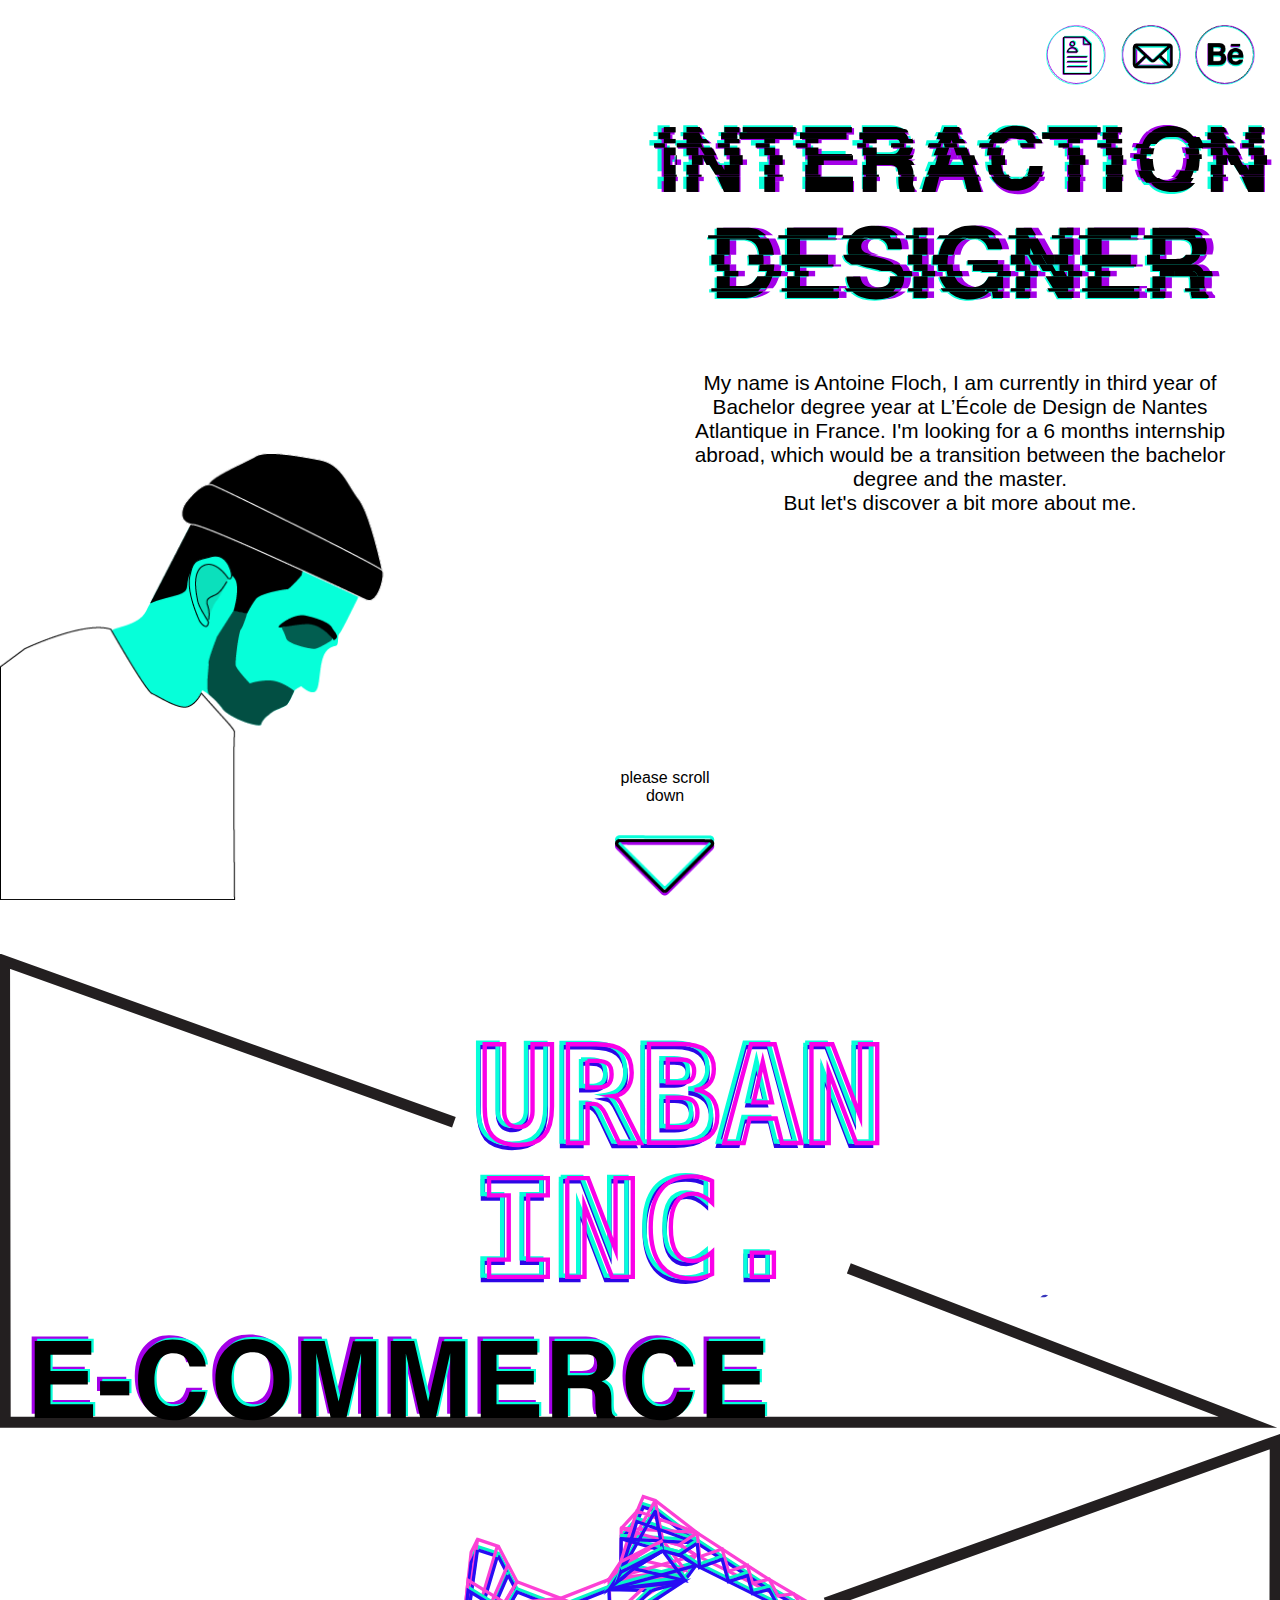
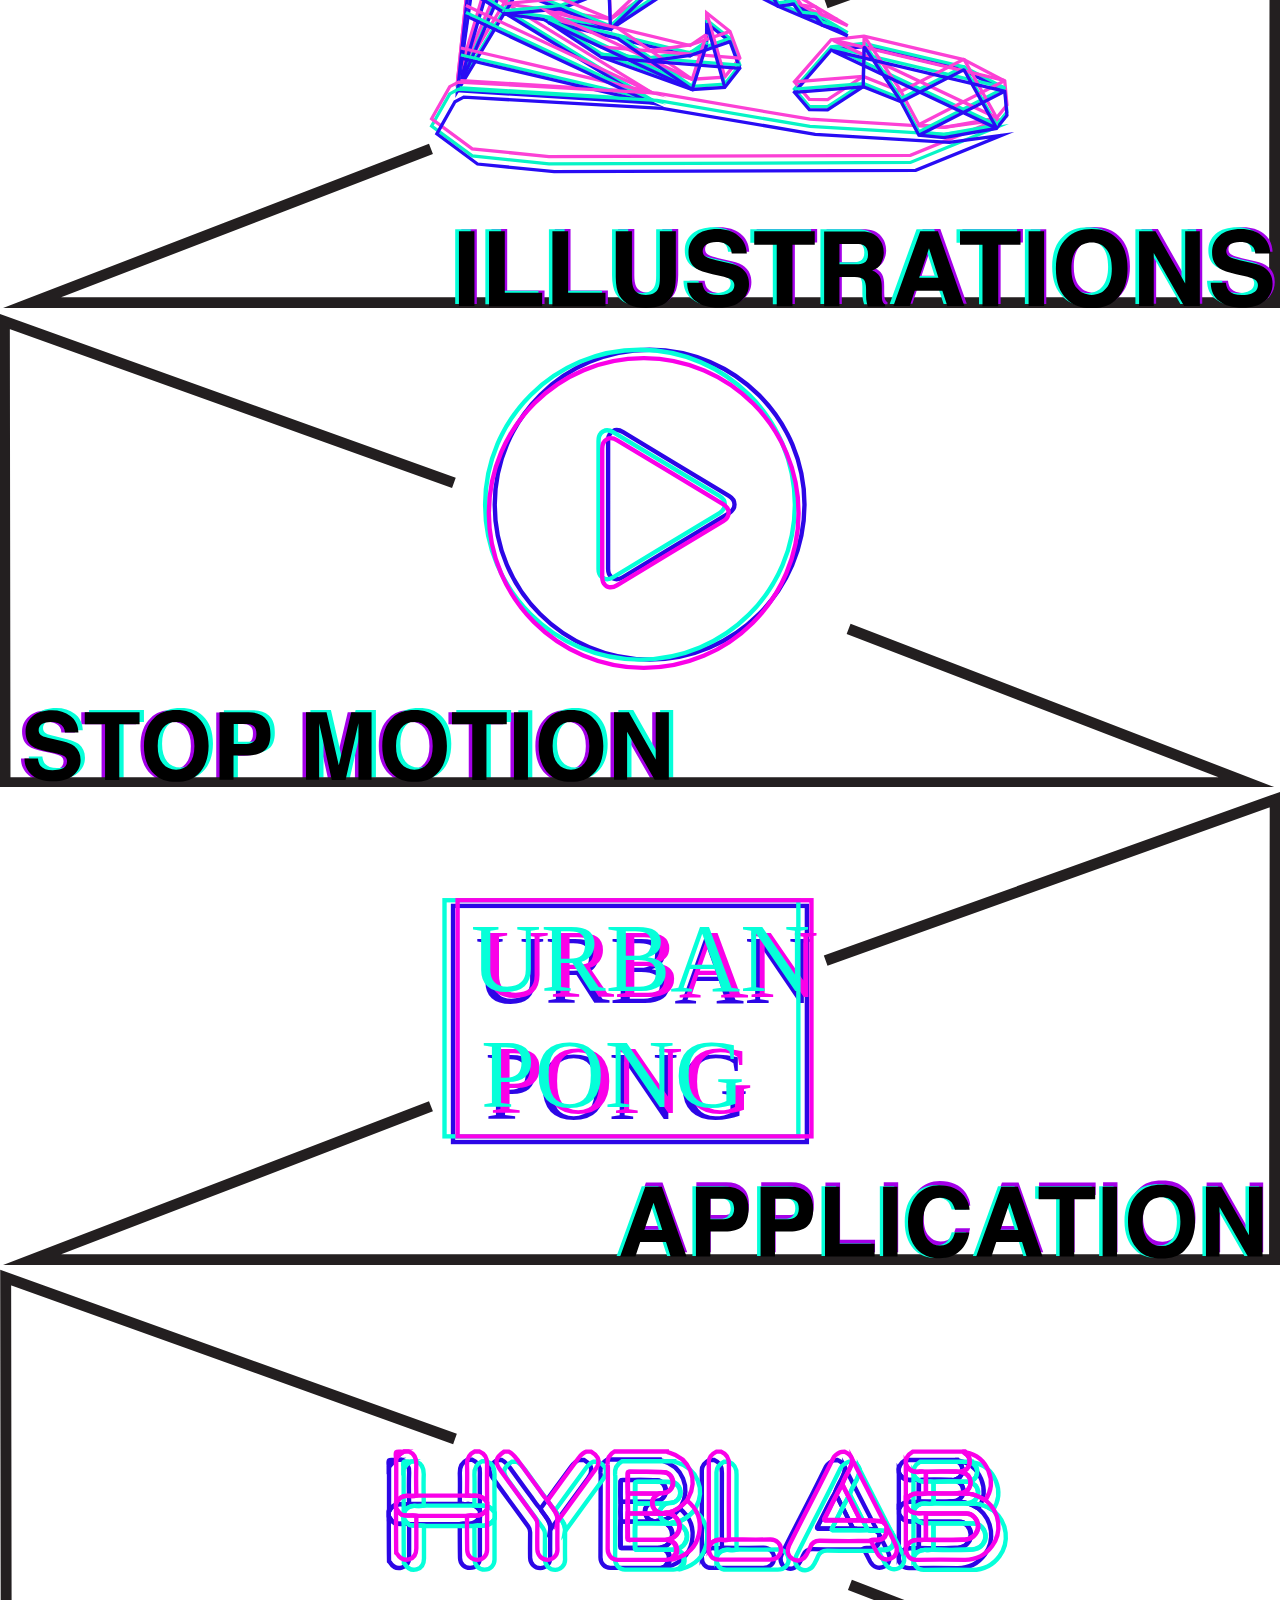
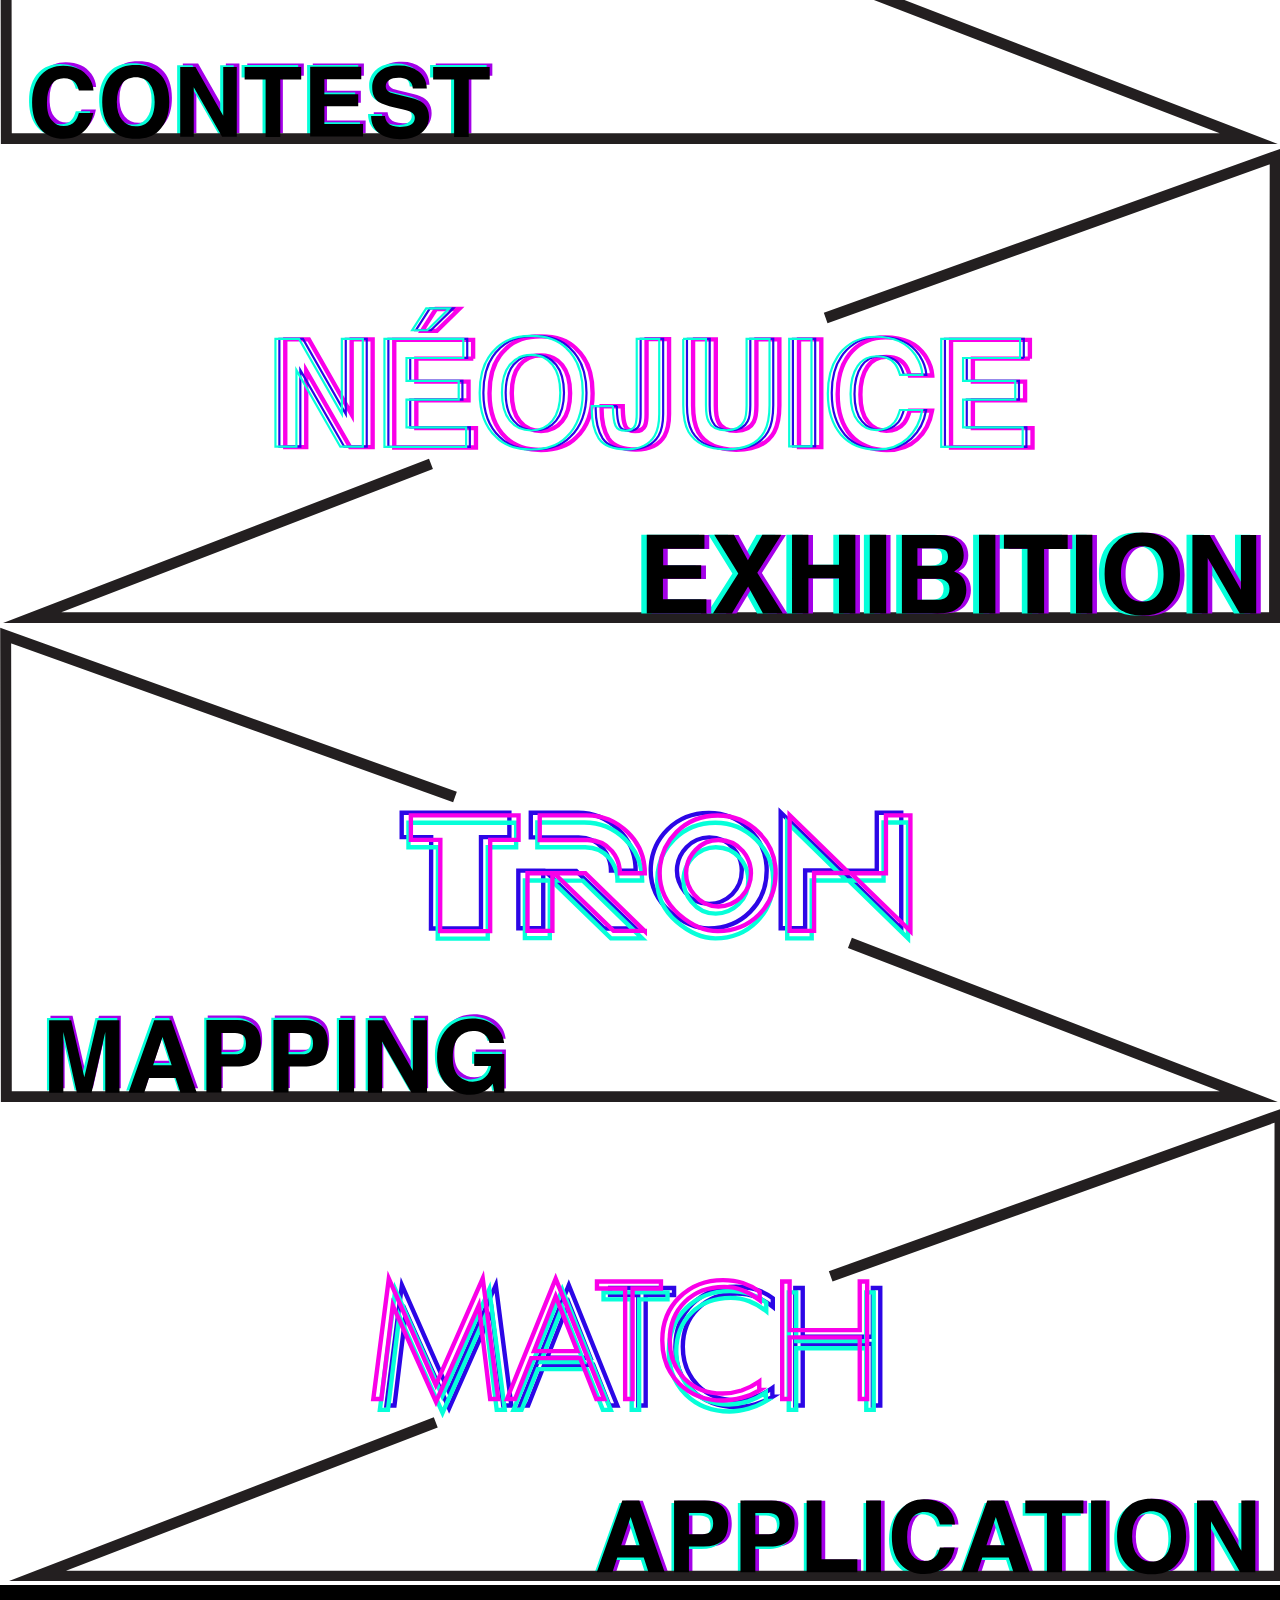
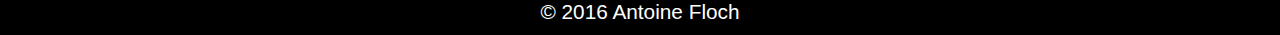
<file: index.html>
<!DOCTYPE html>
<html lang="fr">
<head>
	<meta charset="UTF-8">
	<meta name="viewport" content="width=device-width,initial-scale=1">
	<title>Antoine Floch Portfolio</title>
	<link rel="stylesheet" href="portfolio.css">
</head>

<body>

<container class="FirstPage">

<div class="presentation">

<img src="titre.svg">

<p>My name is Antoine Floch, I am currently in third year of Bachelor degree year at L’École de Design de Nantes Atlantique in France. I'm looking for a 6 months internship abroad, which would be a transition between the bachelor degree and the master.<br> But let's discover a bit more about me.</p>

</div>
<div class="boutons">
	<a href="mycv.pdf" target="_blank" ><img src="boutons/cv.png" ></a>
	<a href="mailto:antoinefloch@orange.fr"><img src="boutons/mail.png"></a>
	<a href="https://www.behance.net/antoineflo20fa"><img src="boutons/behance.png"></a>
</div>

<img class="moi" src="moi.png">

<div class="down">
<p>please scroll <br>down</p>
<img class="scroll" src="boutons/scroll.png">
</div>
</container>

<section class="secondpage">
   
    <div class="i i8">
    
      <a href="Inc/inc.html"><img src="baniere8.svg">
</div>


   <div class="i i1">
   <a href="project/project.html"><img src="baniere.svg"></div>
   



   <div class="i i2">
   	
    <a href="stop-motion/stopmo.html"><img src="baniere2.svg"></a>
</div>

 

   <div class="i i3">
   	
      <a href="urban/urban.html"><img src="baniere3.svg"></a>
</div>
  <div class="i i4">
   	
   <a href="hyblab/hyblab.html">    <img src="baniere4.svg">
</div>
 <div class="i i5">
   	
   <a href="neojuice/neo.html">   <img src="baniere5.svg"> </a>
</div>

 <div class="i i6">
   	
   <a href="tron/tron.html">   <img src="baniere6.svg"> </a>
</div>

  <div class="i i7">
    
      <a href="Match/match.html"><img src="baniere7.svg"></a>
</div>

 

</section>
	


</div>

	
</body>

<footer>
	<p>© 2016  Antoine Floch </p>
</footer>
</html>
</file>
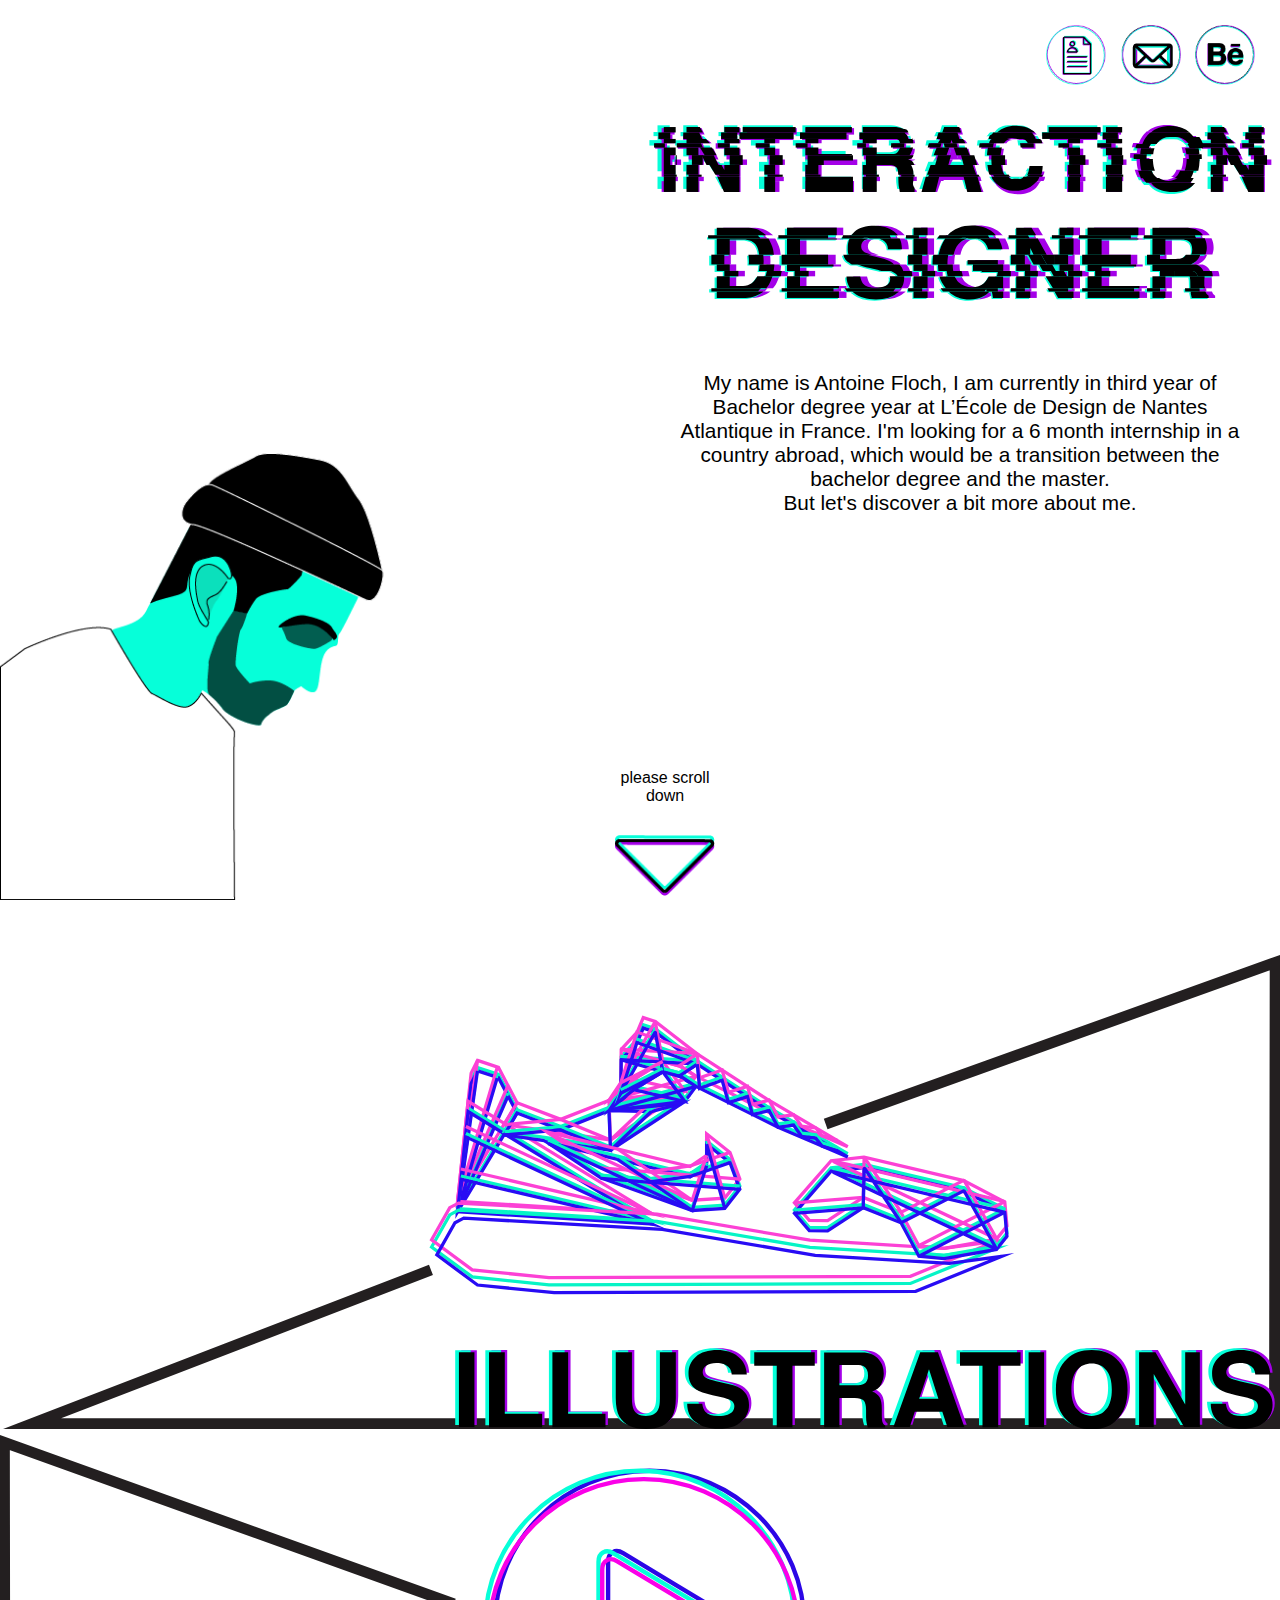
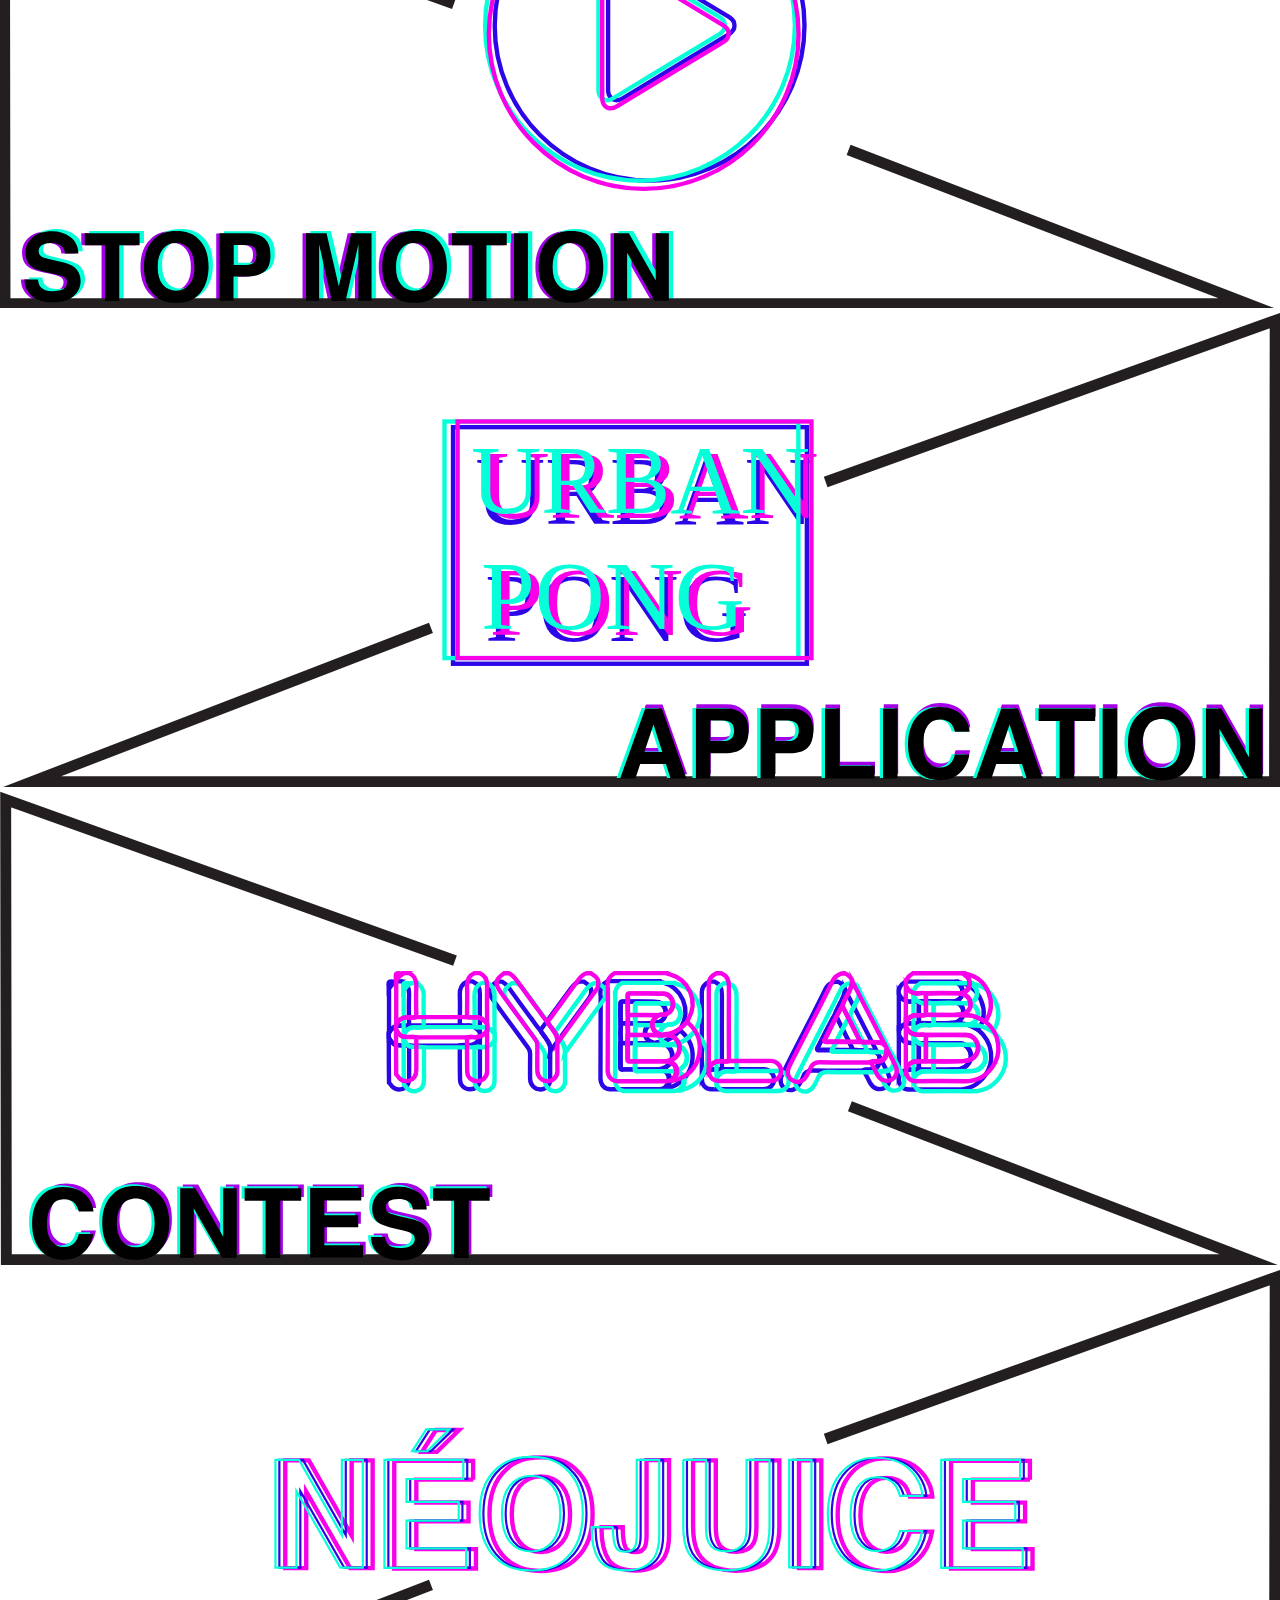
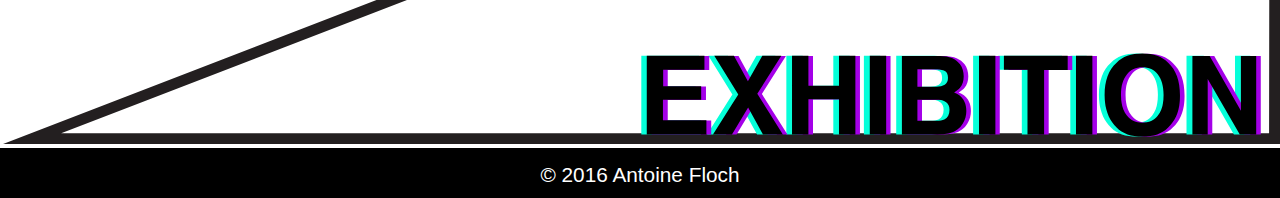
<file: portfolio.html>
<!DOCTYPE html>
<html lang="fr">
<head>
	<meta charset="UTF-8">
	<meta name="viewport" content="width=device-width,initial-scale=1">
	<title>Antoine Floch Portfolio</title>
	<link rel="stylesheet" href="portfolio.css">
</head>

<body>

<container class="FirstPage">

<div class="presentation">

<img src="titre.svg">

<p>My name is Antoine Floch, I am currently in third year of Bachelor degree year at L’École de Design de Nantes Atlantique in France. I'm looking for a 6 month internship in a country abroad, which would be a transition between the bachelor degree and the master.<br> But let's discover a bit more about me.</p>

</div>
<div class="boutons">
	<a href="CV.pdf" target="_blank" ><img src="boutons/cv.png" ></a>
	<a href="mailto:antoinefloch@orange.fr"><img src="boutons/mail.png"></a>
	<a href="https://www.behance.net/antoineflo20fa"><img src="boutons/behance.png"></a>
</div>

<img class="moi" src="moi.png">

<div class="down">
<p>please scroll <br>down</p>
<img class="scroll" src="boutons/scroll.png">
</div>
</container>

<section class="secondpage">
   <div class="i i1">
   <a href="project/project.html"><img src="baniere.svg"></div>
   
   <div class="i i2">
   	
    <a href="stop-motion/stopmo.html"><img src="baniere2.svg"></a>
</div>
   <div class="i i3">
   	
      <a href="urban/urban.html"><img src="baniere3.svg"></a>
</div>
  <div class="i i4">
   	
   <a href="hyblab/hyblab.html">    <img src="baniere4.svg">
</div>
 <div class="i i5">
   	
   <a href="neojuice/neo.html">   <img src="baniere5.svg"> </a>
</div>
</section>
	


</div>

	
</body>

<footer>
	<p>© 2016  Antoine Floch </p>
</footer>
</html>
</file>
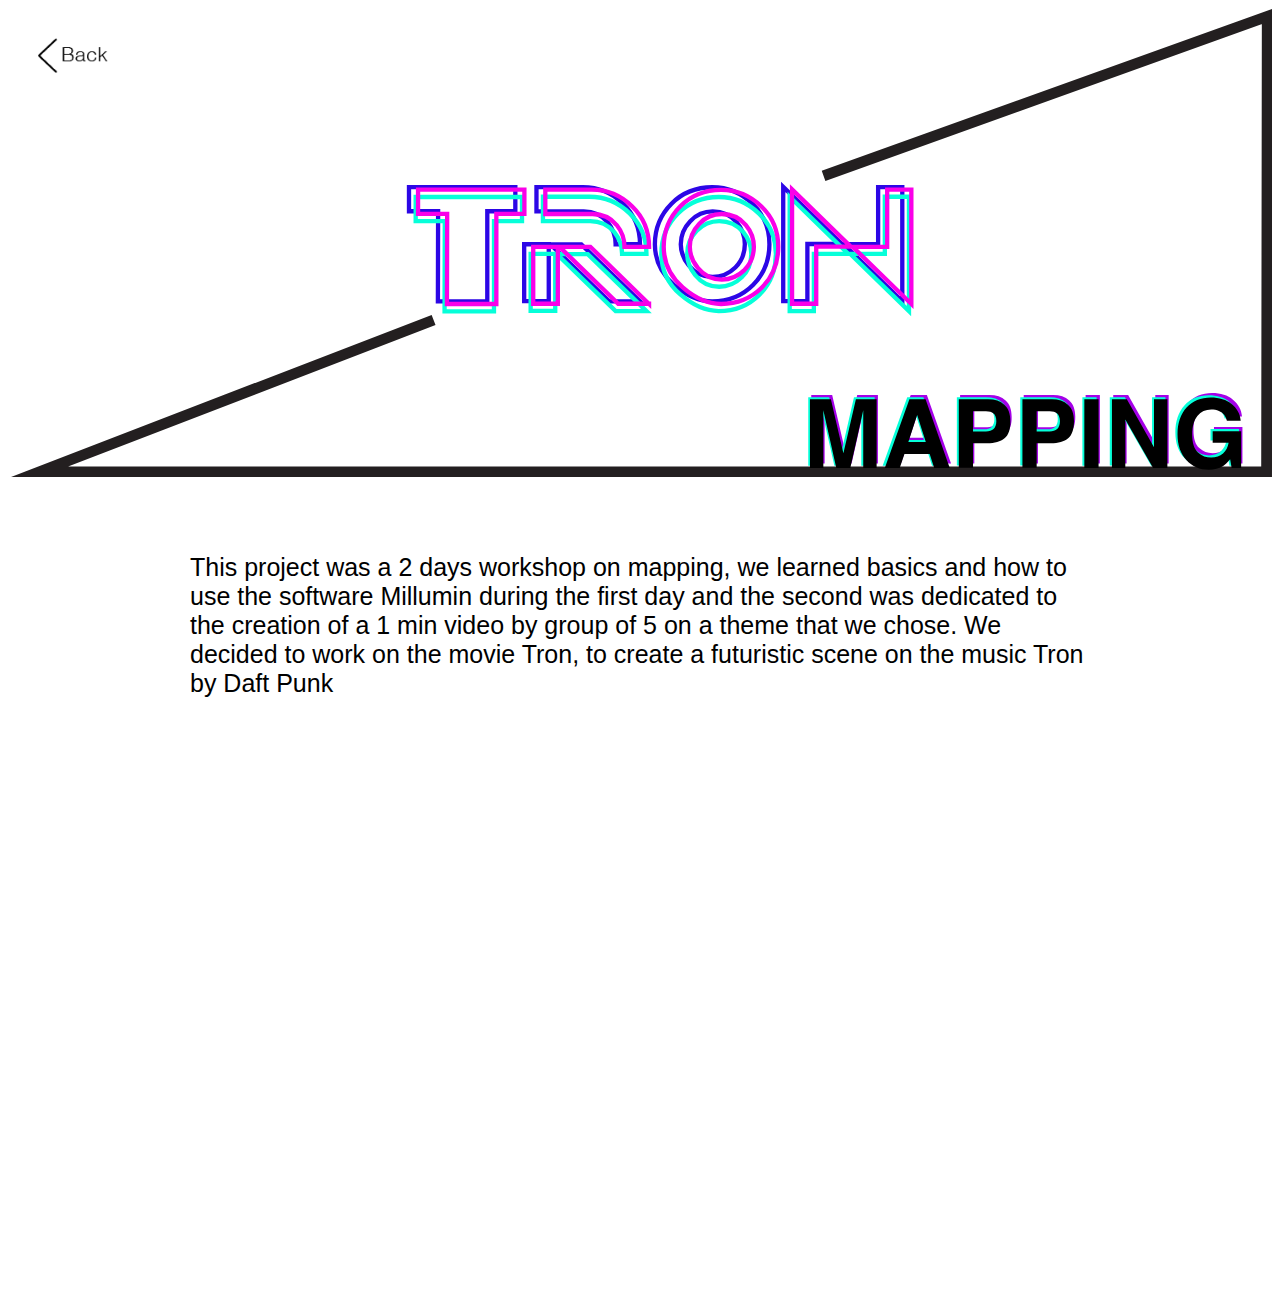
<file: dossier sans titre/tron.html>
<!DOCTYPE html>
<html lang="en">
<head>
	<meta charset="UTF-8">
	<link rel="stylesheet" type="text/css" href="tron.css">
	<title>Urban Pong</title>
</head>
<body>

<header>
<a href="../index.html"><img class="back" src="../back.png"></a>
<img class="baniere" src="../baniere6-droite.svg">
</header>

<div class="container">
	<p>This project was a 2 days workshop on mapping, we learned basics and how to use the software Millumin during the first day and the second was dedicated to the creation of a 1 min video by group of 5 on a theme that we chose. We decided to work on the movie Tron, to create a futuristic scene on the music Tron by Daft Punk </p>

	
</header>


<iframe width="910" height="515" src="https://www.youtube.com/embed/lAJvFPcIblI" frameborder="0" allowfullscreen></iframe>

</div>


</body>
</html>
</file>
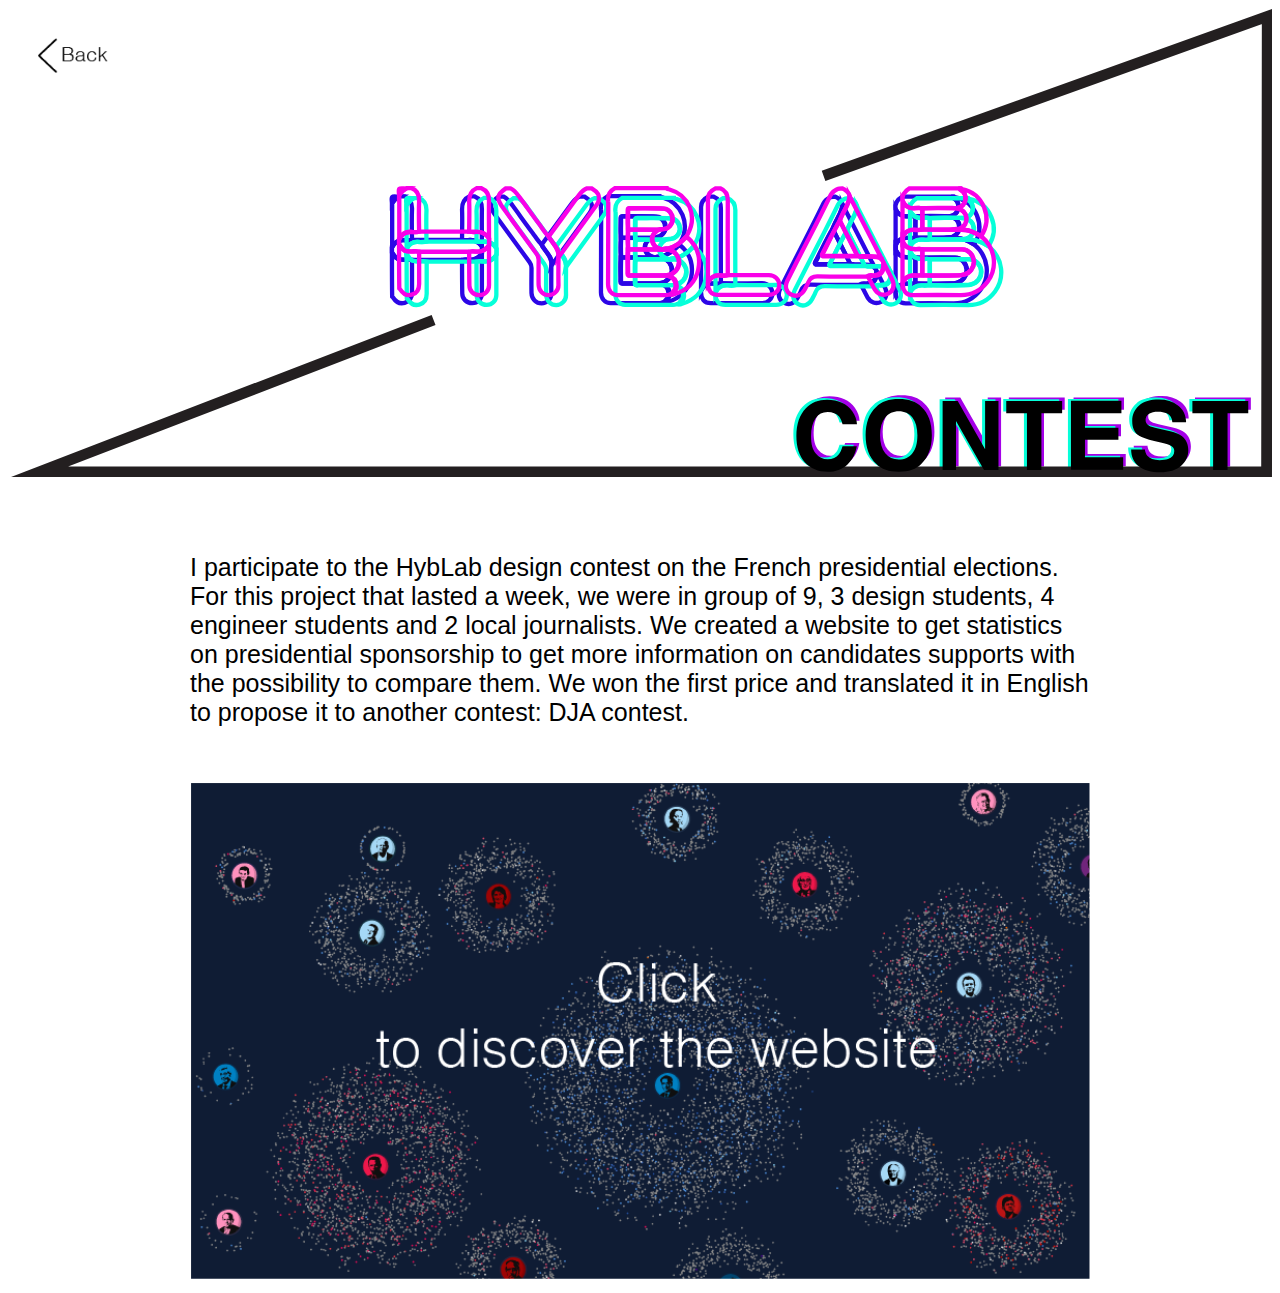
<file: hyblab/hyblab.html>
<!DOCTYPE html>
<html lang="en">
<head>
	<meta charset="UTF-8">
	<link rel="stylesheet" type="text/css" href="hyblab.css">
	<title>Hyblab</title>
</head>
<body>

<header>
<a href="../index.html"><img class="back" src="../back.png"></a>
<img class="baniere" src="../baniere4-droite.svg">
</header>

<div class="container">
	<p> I participate to the HybLab design contest on the French presidential elections. For this project that lasted a week, we were in group of 9, 3 design students, 4 engineer students and 2 local journalists. We created a website to get statistics on presidential sponsorship to get more information on candidates supports with the possibility to compare them. We won the first price and translated it in English to propose it to another contest: DJA contest.</p>

<a href="https://parrains2k17.github.io/app-en/"><img src="hyb.png"></a>
	
</div>



</body>
</html>
</file>
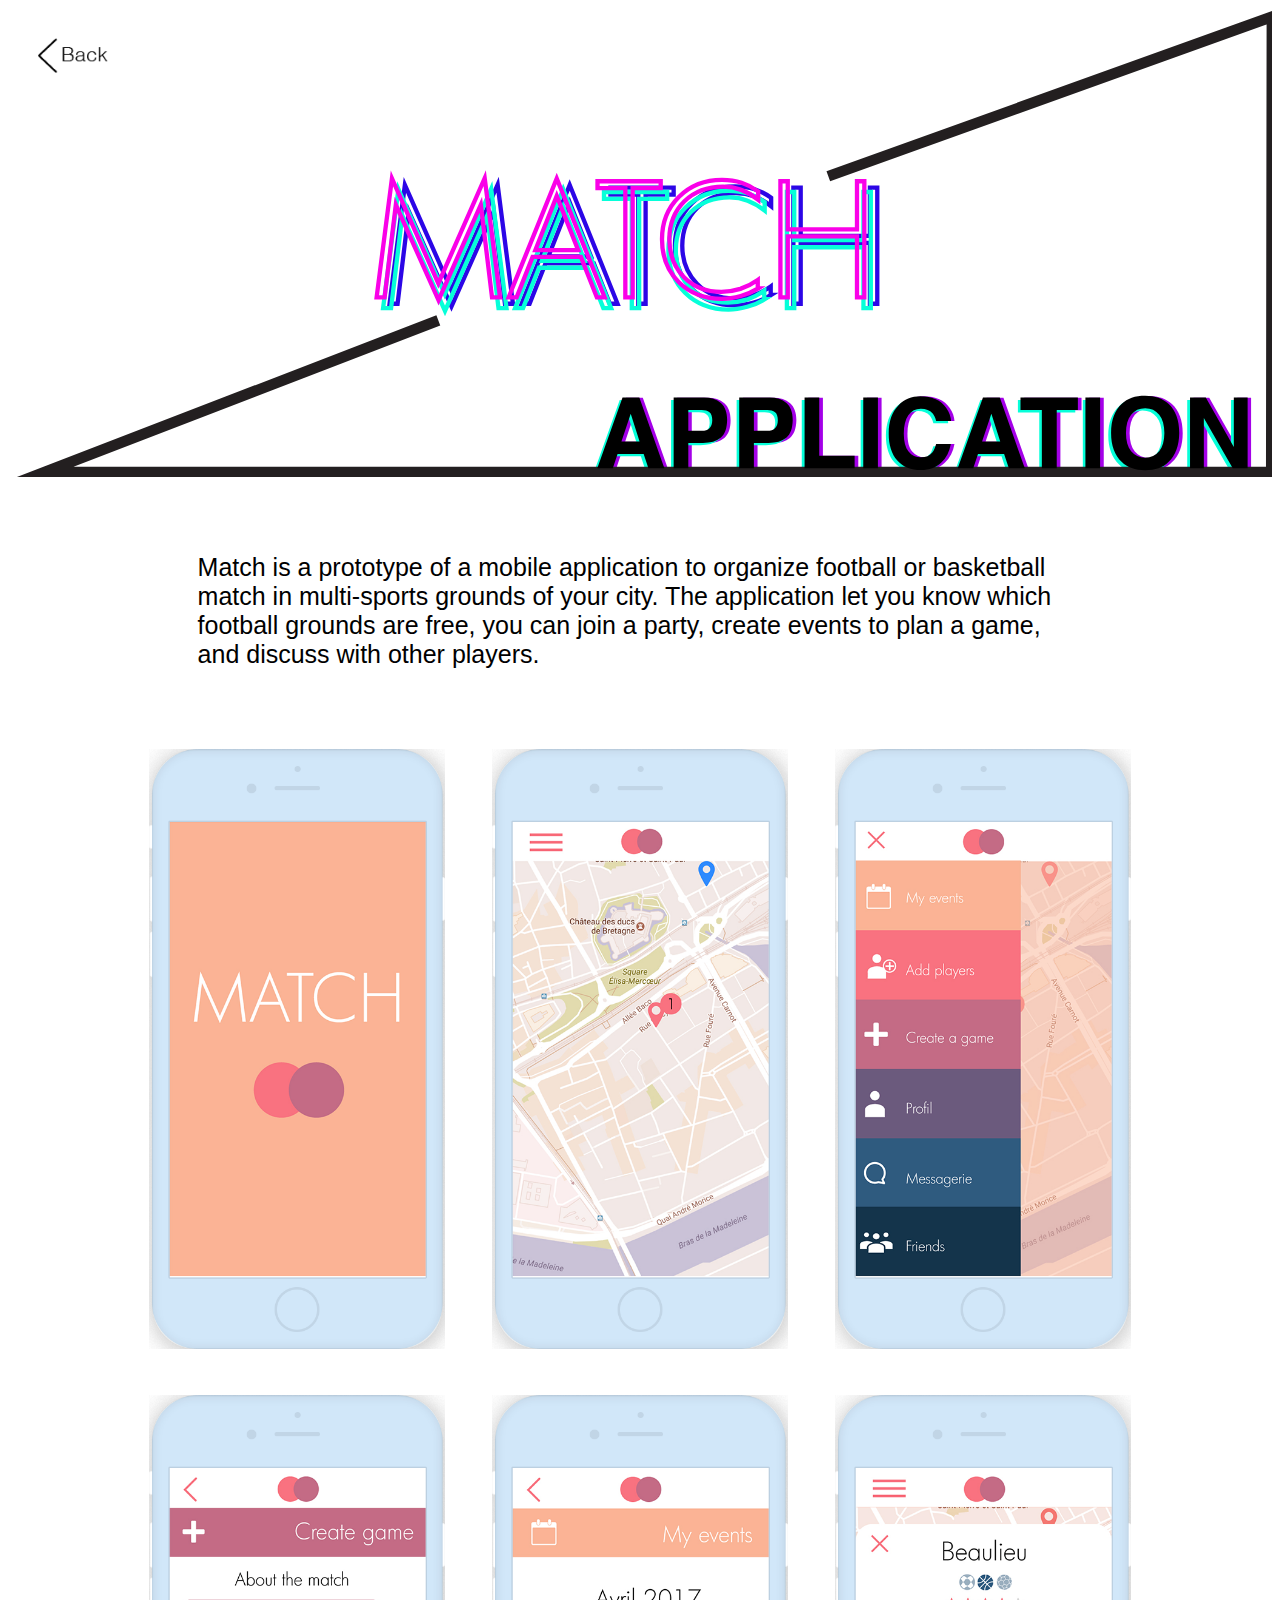
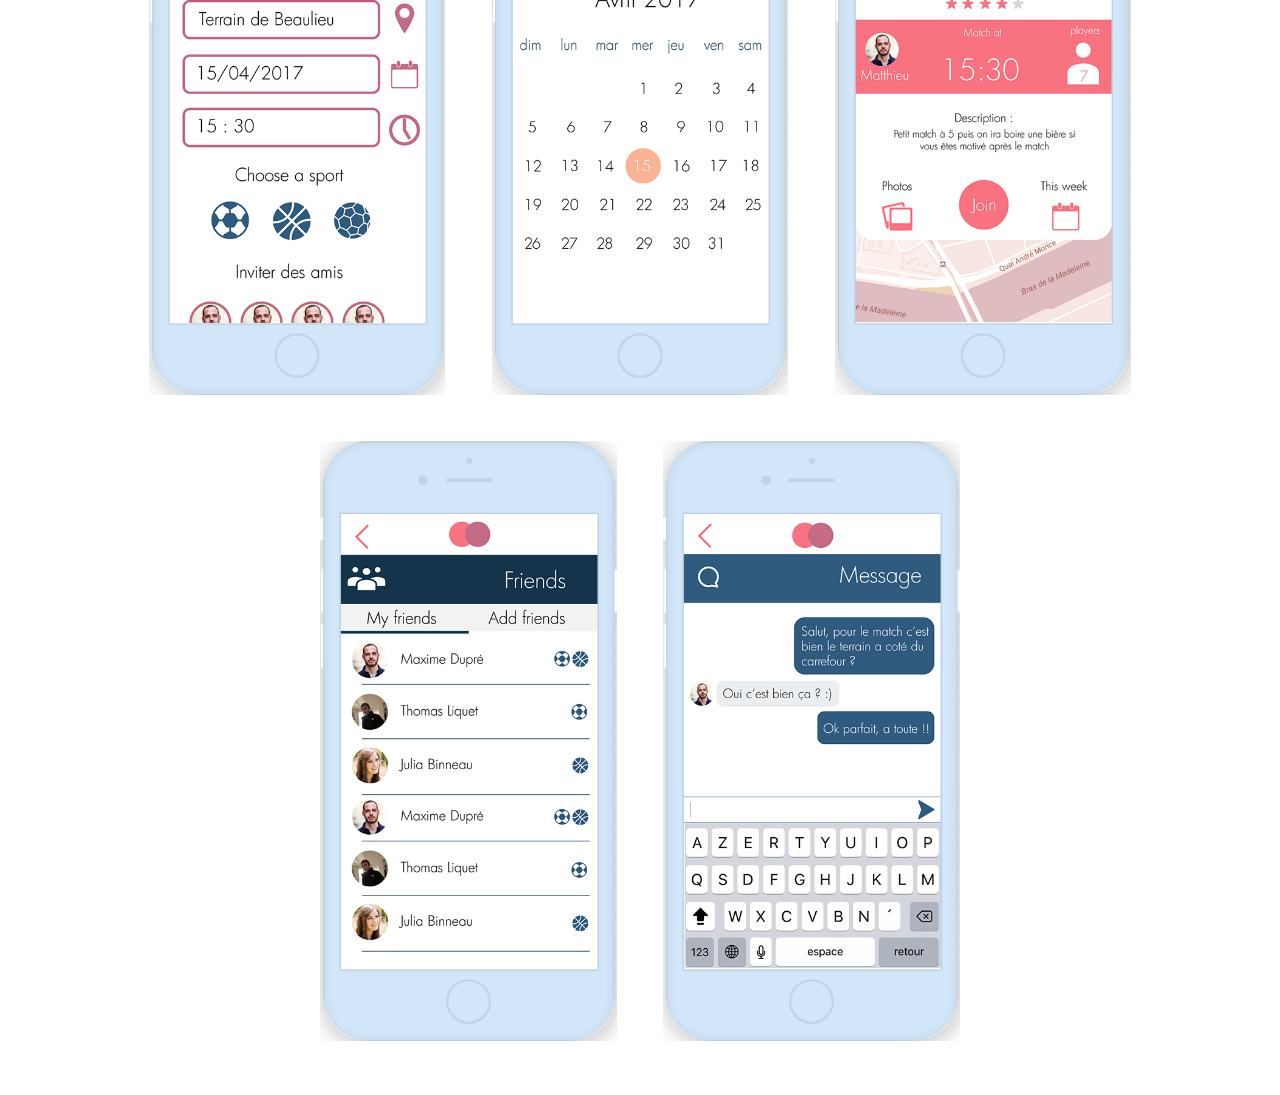
<file: Match/match.html>
<!DOCTYPE html>
<html lang="en">
<head>
	<meta charset="UTF-8">
	<meta name="viewport" content="width=device-width,initial-scale=1">
	<link rel="stylesheet" type="text/css" href="match.css">
	<title>illustrations</title>
</head>
<body>

<header>
<a href="../index.html"><img class="back" src="../back.png"></a>
<div class="i baniere"><img src="../baniere7.svg"></div></div>


<div class="container">
	<p>Match is a prototype of a mobile application to organize football or basketball match in multi-sports grounds of your city. The application let you know which football grounds are free, you can join a party, create events to plan a game, and discuss with other players.</p>
</div>
	
</header>

<div class="illus">
<div>
<img class="white" src="acceuil.png">
<img  class="white" src="map.png">
<img class="white" src="menu.png">
</div>
<div>
<img  class="white" src="create.png">
<img class="white" src="calendar.png">
<img class="white" src="beaulieu.png">
</div>
<div>
<img class="white" src="friends.png">
<img class="white" src="message.png">
</div>
</div>


</body>
</html>
</file>
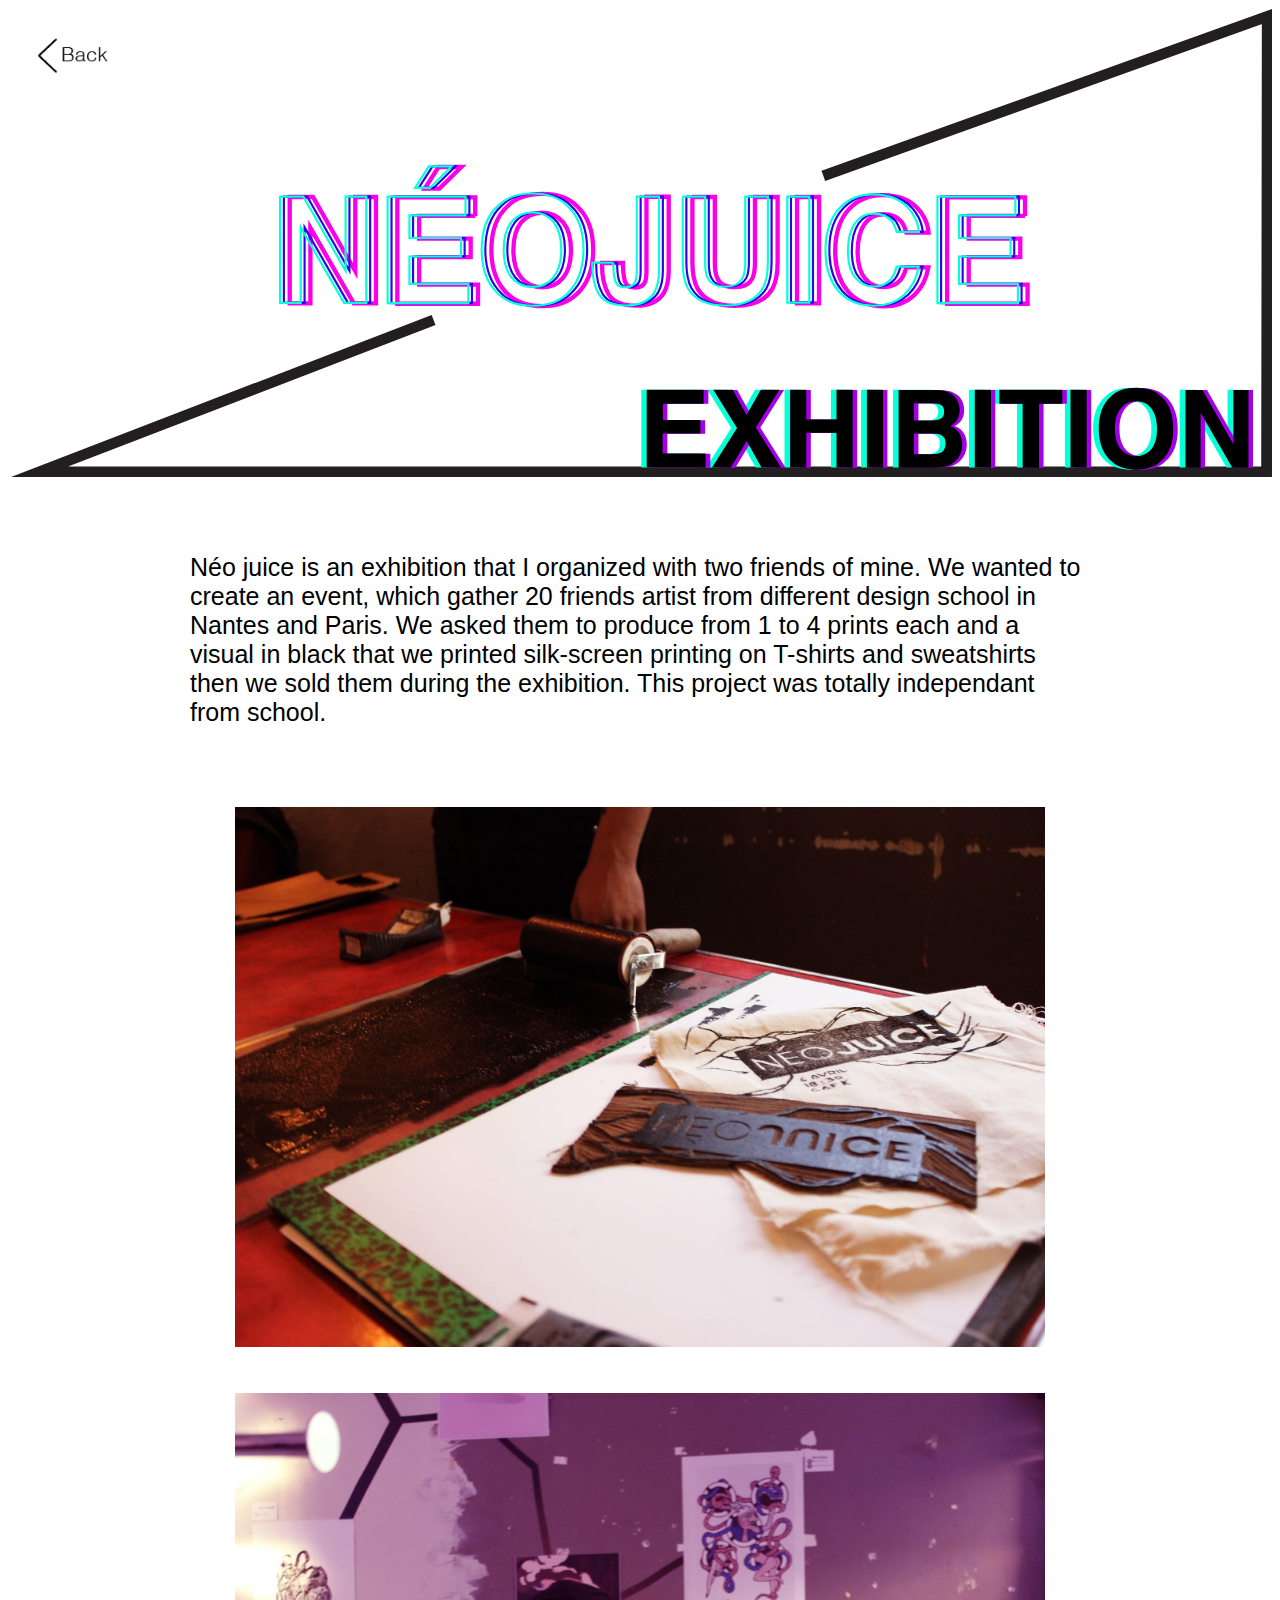
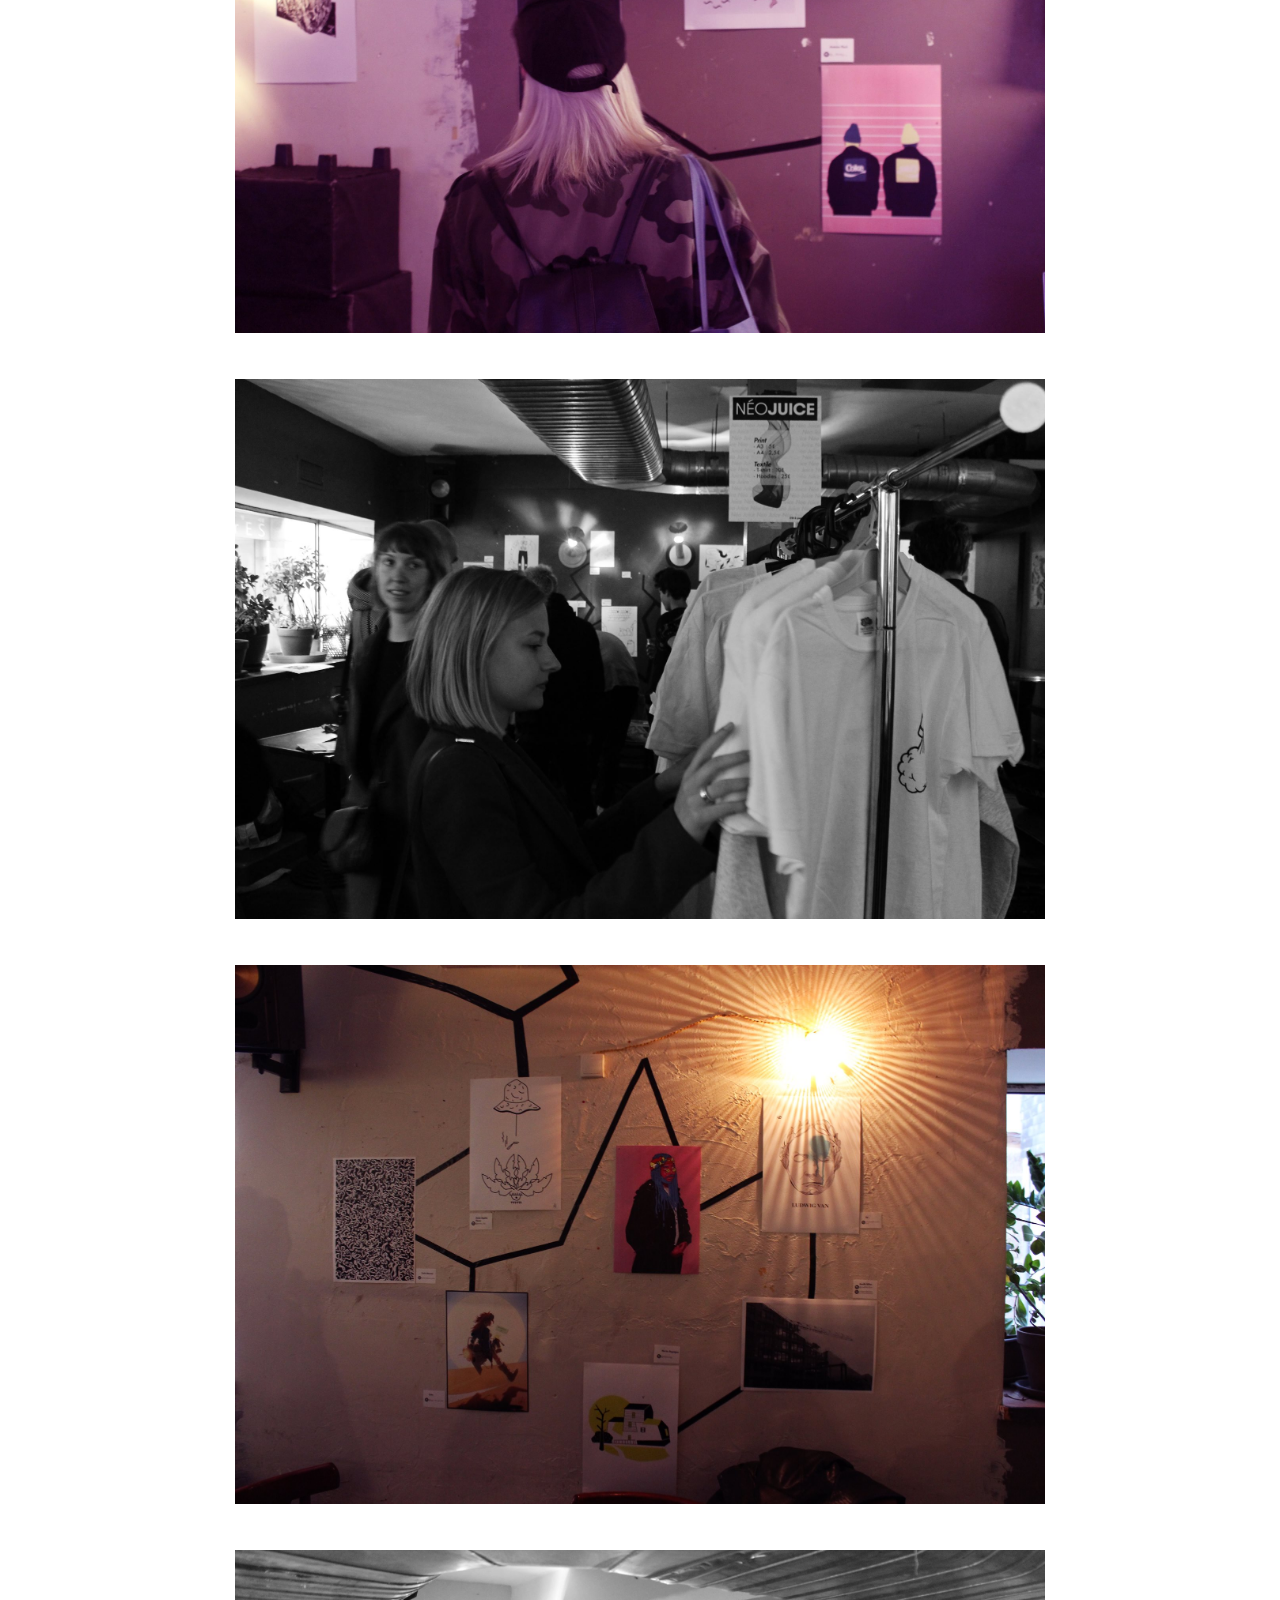
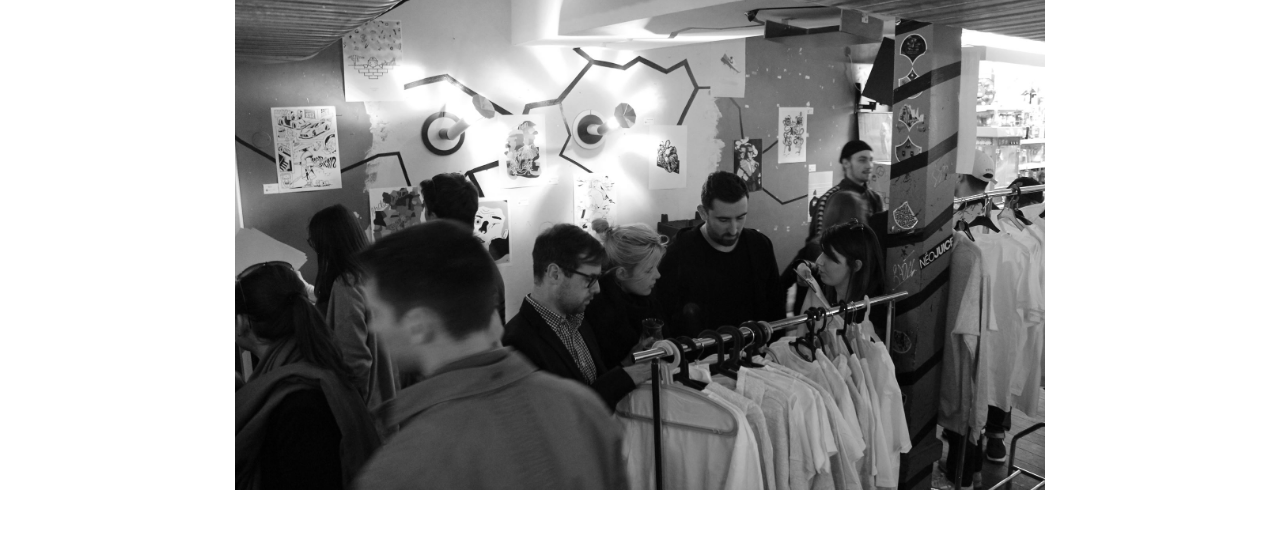
<file: neojuice/neo.html>
<!DOCTYPE html>
<html lang="en">
<head>
	<meta charset="UTF-8">
	<link rel="stylesheet" type="text/css" href="neo.css">
	<title>Neo Juice</title>
</head>
<body>

<header>
<a href="../index.html"><img class="back" src="../back.png"></a>
<img class="baniere" src="../baniere5.svg">
</header>

<div class="container">
	<p>Néo juice is an exhibition that I organized with two friends of mine. We wanted to create an event, which gather 20 friends artist from different design school in Nantes and Paris. We asked them to produce from 1 to 4 prints each and a visual in black that we printed silk-screen printing on T-shirts and sweatshirts then we sold them during the exhibition. This project was totally independant from school.</p>

	


<div class="illus">
<div>
<img src="pix1.png">
<img src="pix2.png">
</div>
<div>
<img src="pix3.png">
<img src="pix4.png">
</div>
<div>
<img src="pix5.png">
</div>
</div>


</body>
</html>
</file>
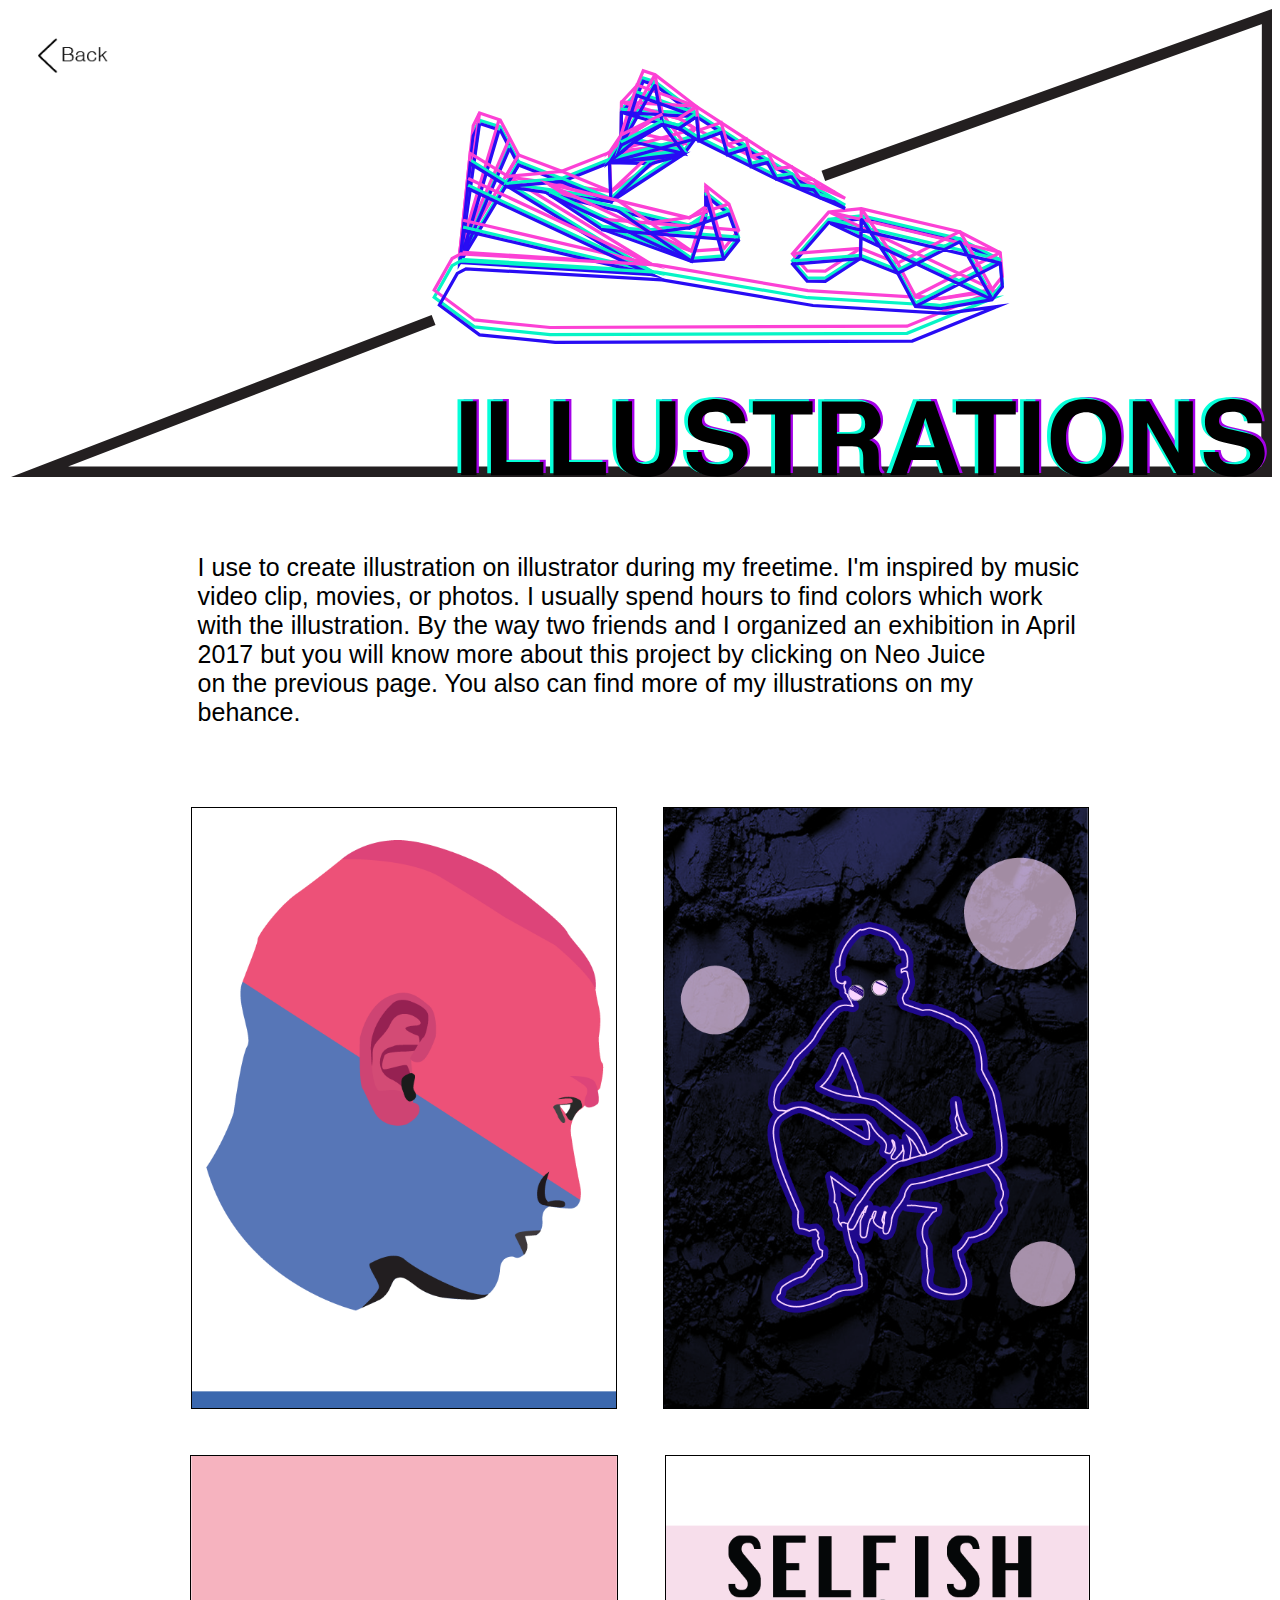
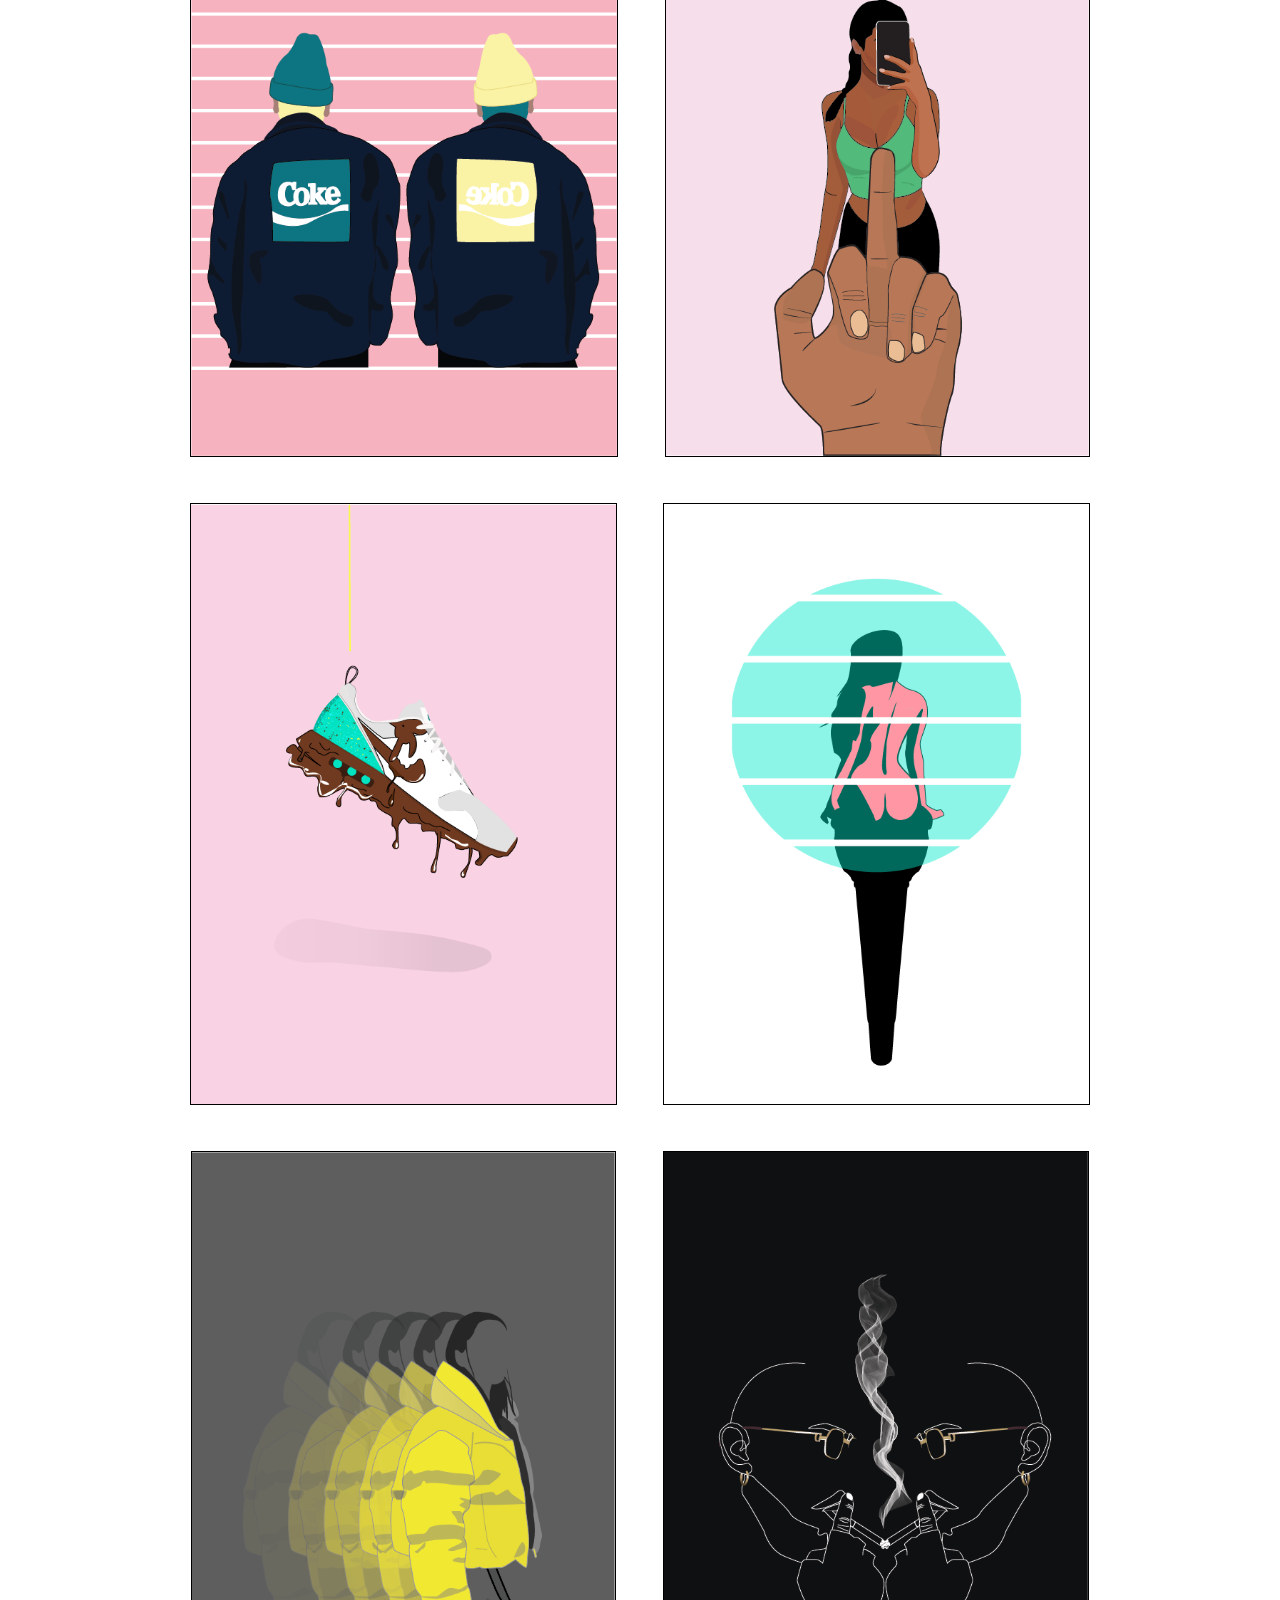
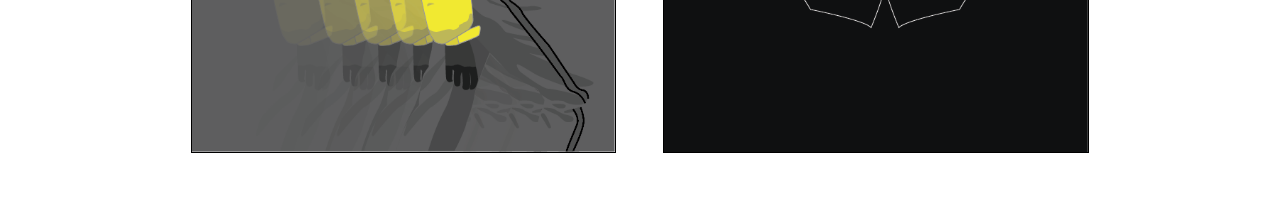
<file: project/project.html>
<!DOCTYPE html>
<html lang="en">
<head>
	<meta charset="UTF-8">
	<meta name="viewport" content="width=device-width,initial-scale=1">
	<link rel="stylesheet" type="text/css" href="project.css">
	<title>illustrations</title>
</head>
<body>

<header>
<a href="../index.html"><img class="back" src="../back.png"></a>
<div class="i baniere"><img src="../baniere.svg"></div></div>


<div class="container">
	<p>I use to create illustration on illustrator during my freetime. I'm inspired by music video clip, movies, or photos. I usually spend hours to find colors which work with the illustration. By the way two friends and I organized an exhibition in April 2017 but you will know more about this project by clicking on Neo Juice <br> on the previous page. You also can find more of my illustrations on my behance.</p>
</div>
	
</header>

<div class="illus">
<div>
<img class="white" src="face.png">
<img  class="white" src="postich.png">
</div>
<div>
<img class="white" src="coke.png">
<img  class="white" src="selfie.png">
</div>
<div>
<img class="white" src="shoe-choco-pink.png">
<img class="white" src="femme-glace-01.png">
</div>
<div>
<img class="white" src="doudoune.png">
<img class="white" src="smoke.png">
</div>
</div>


</body>
</html>
</file>
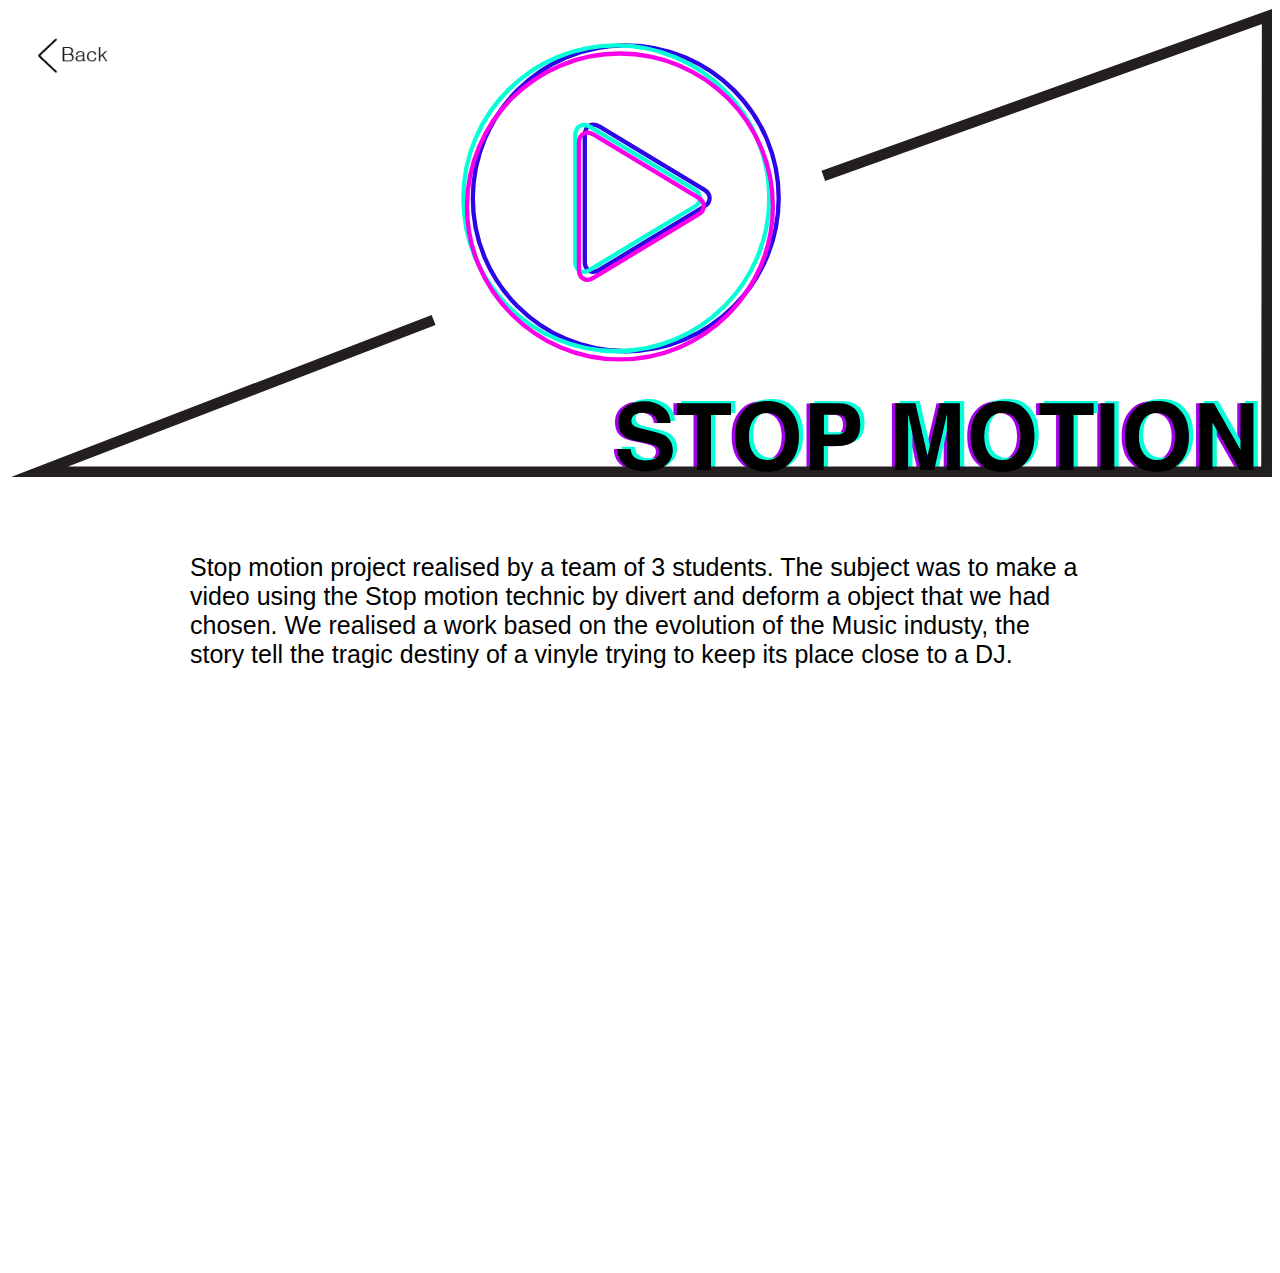
<file: stop-motion/stopmo.html>
<!DOCTYPE html>
<html lang="en">
<head>
	<meta charset="UTF-8">
	<link rel="stylesheet" type="text/css" href="stopmo.css">
	<title>Stop motion</title>
</head>
<body>

<header>
<a href="../index.html"><img class="back" src="../back.png"></a>
<img class="baniere" src="../baniere-droite.svg">
</header>

<div class="container">
	<p>Stop motion project realised by a team of 3 students. The subject was to make a video using the Stop motion technic by divert and deform a object that we had chosen. We realised a work based on the evolution of the Music industy, the story tell the tragic destiny of a vinyle trying to keep its place close to a DJ.
</p>

	


<iframe width="910" height="515" src="https://www.youtube.com/embed/yNPnv1OCE4w" frameborder="0" allowfullscreen></iframe>
</div>


</body>
</html>
</file>
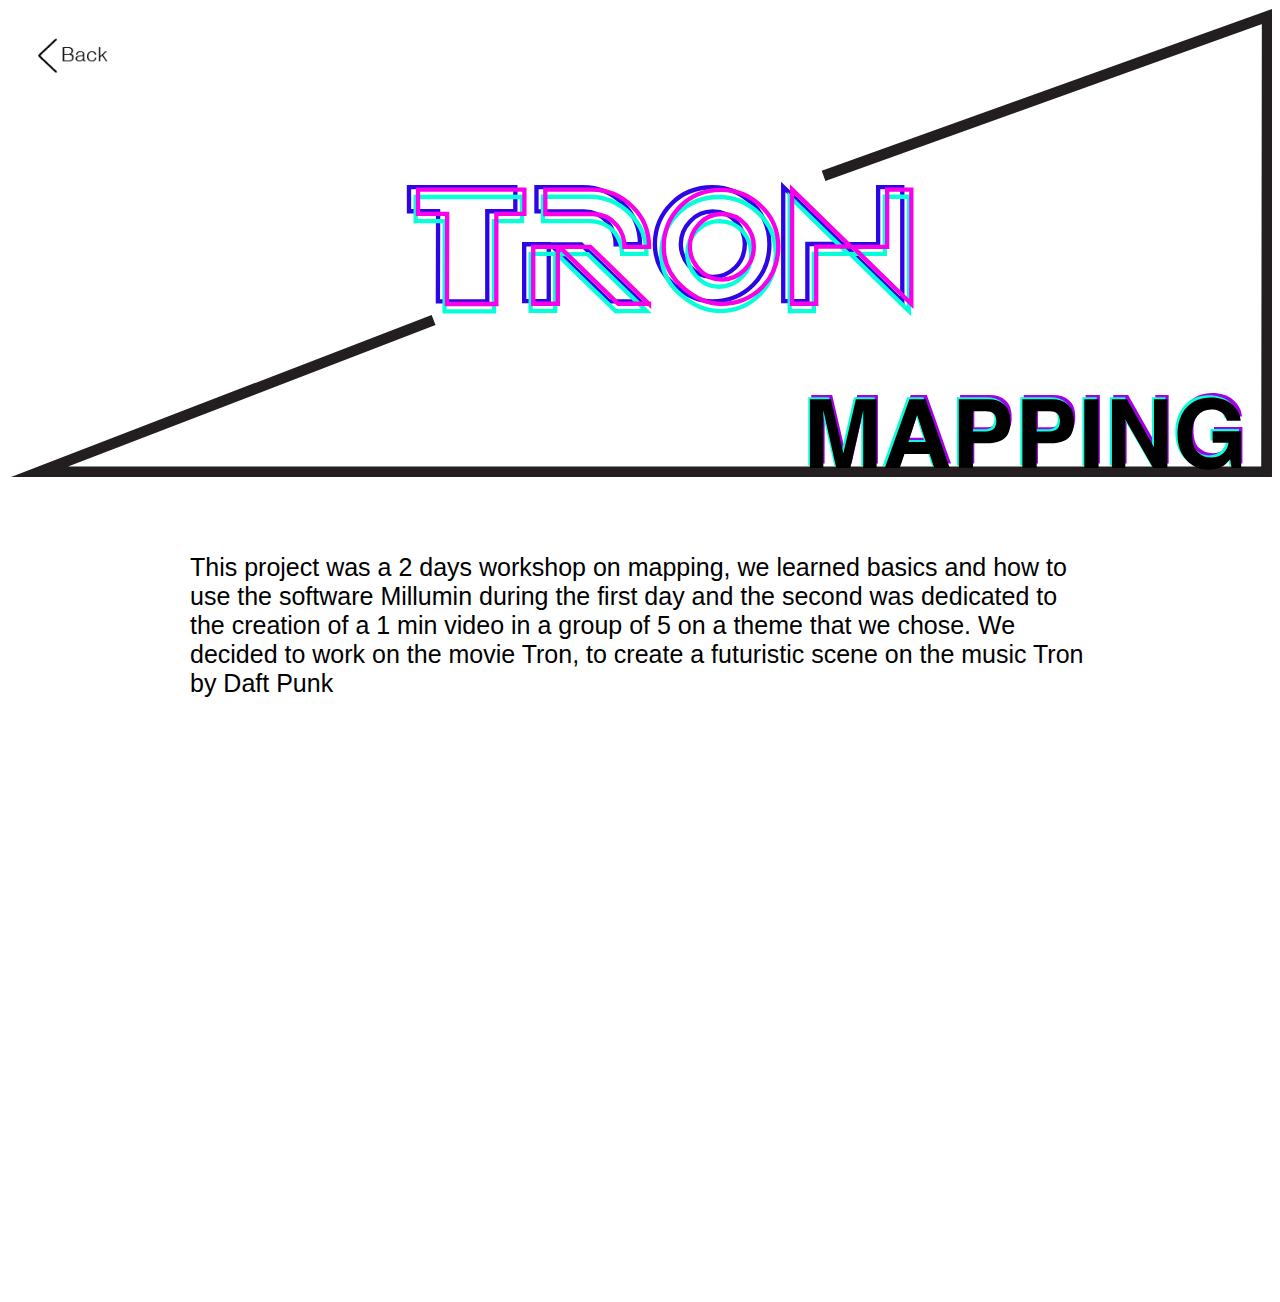
<file: tron/tron.html>
<!DOCTYPE html>
<html lang="en">
<head>
	<meta charset="UTF-8">
	<link rel="stylesheet" type="text/css" href="tron.css">
	<title>Tron</title>
</head>
<body>

<header>
<a href="../index.html"><img class="back" src="../back.png"></a>
<img class="baniere" src="baniere6-tron.svg">
</header>

<div class="container">
	<p>This project was a 2 days workshop on mapping, we learned basics and how to use the software Millumin during the first day and the second was dedicated to the creation of a 1 min video in a group of 5 on a theme that we chose. We decided to work on the movie Tron, to create a futuristic scene on the music Tron by Daft Punk </p>

	



<iframe width="910" height="515" src="https://www.youtube.com/embed/lAJvFPcIblI" frameborder="0" allowfullscreen></iframe>

</div>


</body>
</html>
</file>
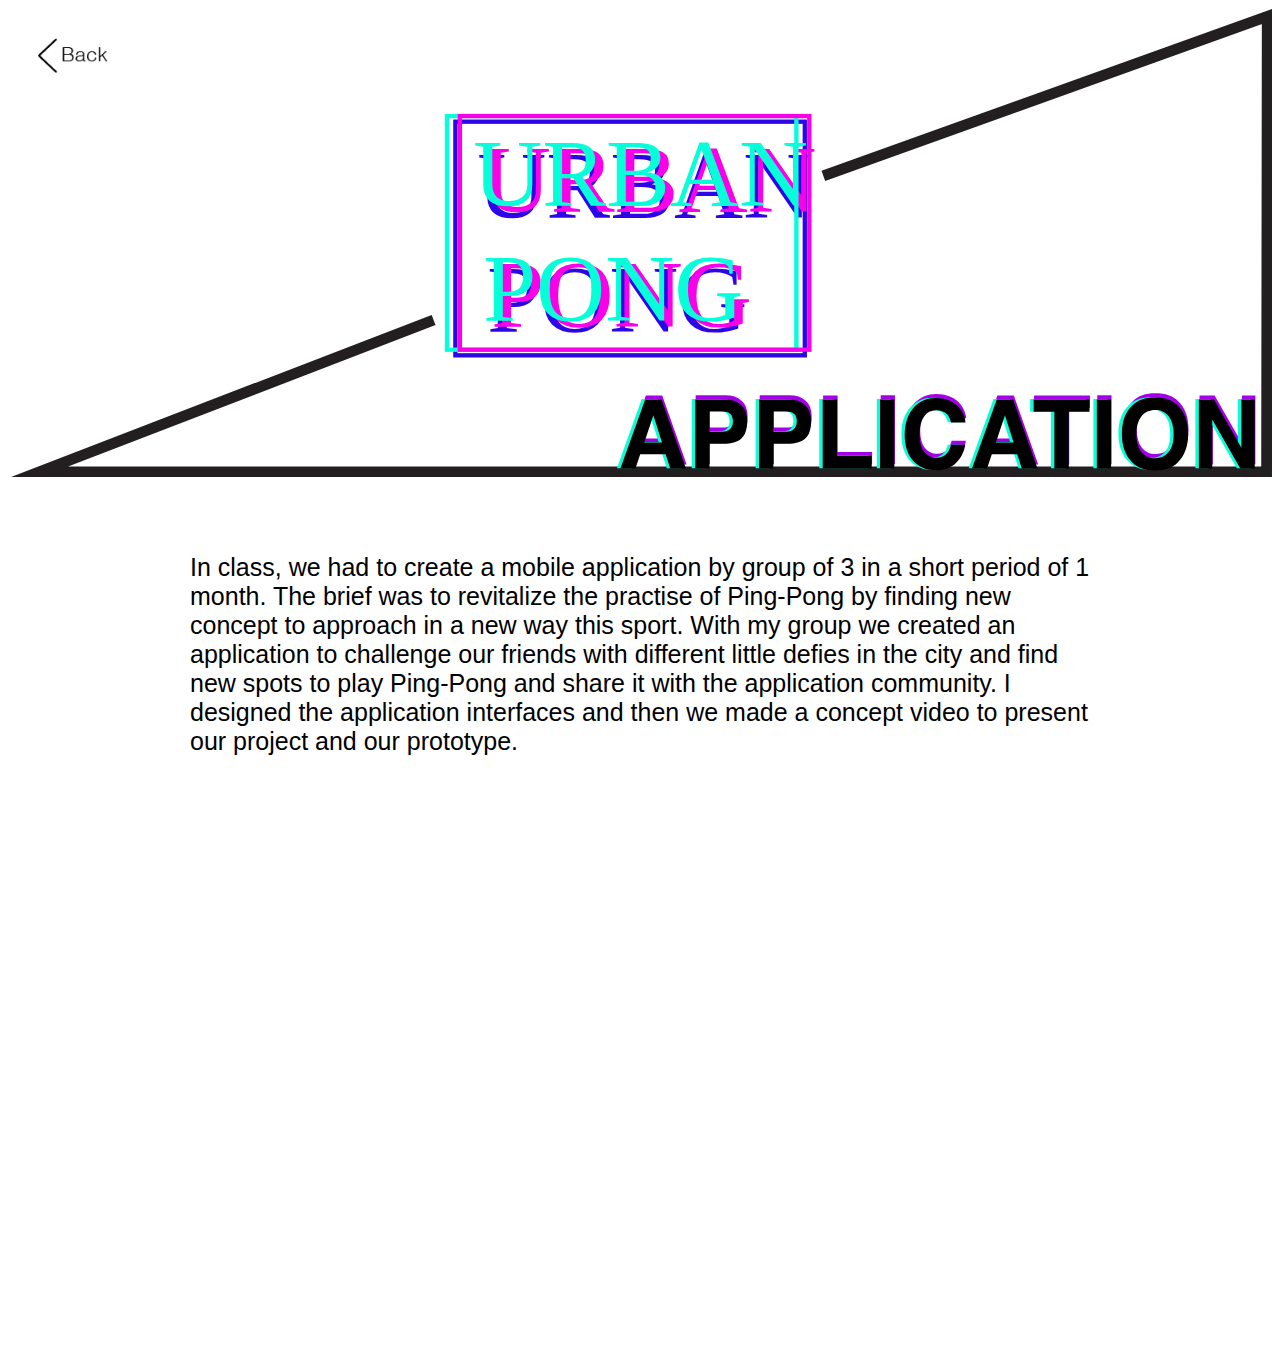
<file: urban/urban.html>
<!DOCTYPE html>
<html lang="en">
<head>
	<meta charset="UTF-8">
	<link rel="stylesheet" type="text/css" href="urban.css">
	<title>Urban Pong</title>
</head>
<body>

<header>
<a href="../index.html"><img class="back" src="../back.png"></a>
<img class="baniere" src="../baniere3.svg">
</header>

<div class="container">
	<p>In class, we had to create a mobile application by group of 3 in a short period of 1 month. The brief was to revitalize the practise of Ping-Pong by finding new concept to approach in a new way this sport. With my group we created an application to challenge our friends with different little defies in the city and find new spots to play Ping-Pong and share it with the application community. I designed the application interfaces and then we made a concept video to present our project and our prototype.</p>

	


<iframe width="910" height="515" src="https://www.youtube.com/embed/hIsHGBb-hhM" frameborder="0" allowfullscreen></iframe>

</div>


</body>
</html>
</file>
<file: portfolio.css>
* {
 margin:0;
 padding:0;
 }


body {
	background-color: white;
	color: black;
	font-family: helvetica;
	padding: none;
	margin: none;
}






header {
	display: none;

}


.FirstPage {
	height: 100vh;
	display: inline-block;
}

.FirstPage img {
	margin-top: 30px;
}

.presentation {
	text-align: center;
	/width: 500px;
	margin: 0 auto;
}

.presentation p {
	margin: 55px 30px 0px 30px;
	font-size: .9em;
}

h1 {
	font-size: 8em;
}

svg {
	margin-top: 50px;
}
.boutons a {
	display: inline-block;
	text-align: center;
	margin-top: 20px;
}
.boutons a img {
	width: 60px;
	margin: 5px;
}

.moi {
	display: inline-block;
	width: 50%;
	bottom: 0;
	position: absolute;
	margin-left: 0: 
}

.down {
	display: inline-block;
	bottom: 0;
	margin: 0 auto;
	position: absolute;
	left: 50%;
	margin-left: -25px;
	text-align: center;
	z-index: 3;
	font-size: 1em;
	margin-top: -100px;

}

.down img {
	width: 50px;
}

.boutons {
	text-align: center;
}


section {
	    margin-top: 50px;

}

footer {
	height: 40px;
	background-color: black;
	color: white;	
	margin: 0 auto;
	text-align:  center;
	font-family: helvetica;
	padding: 5px;
}

footer p{
	color: white;
	text-align:  center;
	font-family: helvetica;
	font-size: .7em;
	margin-top: 10px;

}

.i {
	display: block;
}

.i1 {
	margin-top: 0px;
}

.i4 {
	height: inherit;
}

@media screen and (min-width: 900px) {


	.moi {
		width: 40%;
		margin-top: 160px;
	}
	.presentation {
		width: 50%;
		float: right;
		margin-top: 70px;
	}

	.presentation p {
		margin: 55px 30px 0px 30px;
		font-size: 1.3em;
	}

	.boutons {
		position: absolute;
		right: 20px;
		top: 0;
	}

	/*.down {
		position: relative;
		left: 50%;
		margin-top: -130px;
		text-align: center;
		font-size: 1.5em;
		z-index: 2;

}*/

	.down img {
		width: 100px;
	}
	


	footer p {
		font-size: 1.3em;
	}
	
}

@media screen and (min-width: 450px) {


	.moi {
		width: 40%;
	}

	@media screen and (min-width: 550px) {


	.moi {
		width: 30%;
	}

		@media screen and (max-width: 730px) {


	.moi {
		width: 30%;
	}

	@media screen and (max-width: 900px) {

			.moi { 
				width: 40%;
			}
</file>
<file: dossier sans titre/tron.css>
body {
	background-color: white;
	color: black;
	font-family: helvetica;
	font-size: 25px;
}

.container {
	margin: 0 auto;
	margin-top: 70px;
	text-align: left;
	width: 900px;
	

}

.back{
	position: absolute;
	width:70px;
	margin-left: 30px;
	margin-top: 30px; 
}

.baniere {
	width: 100%;
	
}

@media screen and (min-width: 1200px) {

  p {
	top:144px;

}



iframe {
	margin-top: 50px;
}
</file>
<file: hyblab/hyblab.css>
body {
	background-color: white;
	color: black;
	font-family: helvetica;
	font-size: 25px;
}

.container {
margin: 0 auto;
	margin-top: 70px;
	text-align: left;
	width: 900px;
	

}

.back{
	position: absolute;
	width:70px;
	margin-left: 30px;
	margin-top: 30px; 
}

.baniere {
	width: 100%;
	
}

.container img {
	width: 900px;
	margin-top: 30px;
}

@media screen and (min-width: 1200px) {

  p {
	top:144px;

}
</file>
<file: Match/match.css>
body {
	background-color: white;
	color: black;
	font-family: helvetica;
	font-size: 25px;
}

.container {
	margin: 0 auto;
	margin-top: 70px;
	text-align: left;
	
	
}

.back {
	position: absolute;
	width: 70px;
	margin-top: 30px;
	margin-left: 30px;
}

.baniere {
	width: 100%;
	
	

	
}


  p {
	top:144px;
	width: 70%;
	margin: auto;

}

.illus {
	text-align: center;
	margin-top: 80px;
	letter-spacing: 40px;

}

.illus img {
	margin-bottom: 40px;
	height: 600px;
}


	
@media screen and (max-width: 800px) {

	.illus img{
		height: auto;
		width: 90%;
		font-size: 16px;
	}

	p {
		margin: auto;
		

	}
</file>
<file: neojuice/neo.css>
body {
	background-color: white;
	color: black;
	font-family: helvetica;
	font-size: 25px;
}

.container {
margin: 0 auto;
	margin-top: 70px;
	text-align: left;
	width: 900px;
	

}

.illus img {
		height: auto;
	width: 90%;
}

.back{
	position: absolute;
	width:70px;
	margin-left: 30px;
	margin-top: 30px; 
}

.baniere {
	width: 100%;
	
}

@media screen and (min-width: 1200px) {

  p {
	top:144px;

}




.illus {
	text-align: center;
	margin-top: 80px;
	letter-spacing: 40px;
	margin-bottom: 

}

.illus img {
	margin-bottom: 40px;

}

}
</file>
<file: project/project.css>
body {
	background-color: white;
	color: black;
	font-family: helvetica;
	font-size: 25px;
}

.container {
	margin: 0 auto;
	margin-top: 70px;
	text-align: left;
	
	
}

.back {
	position: absolute;
	width: 70px;
	margin-top: 30px;
	margin-left: 30px;
}

.baniere {
	width: 100%;
	
	

	
}


  p {
	top:144px;
	width: 70%;
	margin: auto;

}

.illus {
	text-align: center;
	margin-top: 80px;
	letter-spacing: 40px;

}

.illus img {
	margin-bottom: 40px;
	height: 600px;
}

.white {
	border: 1px solid black;
	
}

	
@media screen and (max-width: 800px) {

	.illus img{
		height: auto;
		width: 90%;
		font-size: 16px;
	}

	p {
		margin: auto;
		

	}
</file>
<file: stop-motion/stopmo.css>
body {
	background-color: white;
	color: black;
	font-family: helvetica;
	font-size: 25px;
}

.container {
margin: 0 auto;
	margin-top: 70px;
	text-align: left;
	width: 900px;
	

}

.back{
	position: absolute;
	width:70px;
	margin-left: 30px;
	margin-top: 30px; 
}

.baniere {
	width: 100%;
	
}

@media screen and (min-width: 1200px) {

  p {
	top:144px;

}



iframe {
	margin-top: 50px;
}
</file>
<file: tron/tron.css>
body {
	background-color: white;
	color: black;
	font-family: helvetica;
	font-size: 25px;
}

.container {
	margin: 0 auto;
	margin-top: 70px;
	text-align: left;
	width: 900px;
	

}

.back{
	position: absolute;
	width:70px;
	margin-left: 30px;
	margin-top: 30px; 
}

.baniere {
	width: 100%;
	
}

@media screen and (min-width: 1200px) {

  p {
	top:144px;

}



iframe {
	margin-top: 50px;
}
</file>
<file: urban/urban.css>
body {
	background-color: white;
	color: black;
	font-family: helvetica;
	font-size: 25px;
}

.container {
margin: 0 auto;
	margin-top: 70px;
	text-align: left;
	width: 900px;
	

}

.back{
	position: absolute;
	width:70px;
	margin-left: 30px;
	margin-top: 30px; 
}

.baniere {
	width: 100%;
	
}

@media screen and (min-width: 1200px) {

  p {
	top:144px;

}



iframe {
	margin-top: 50px;
}
</file>
